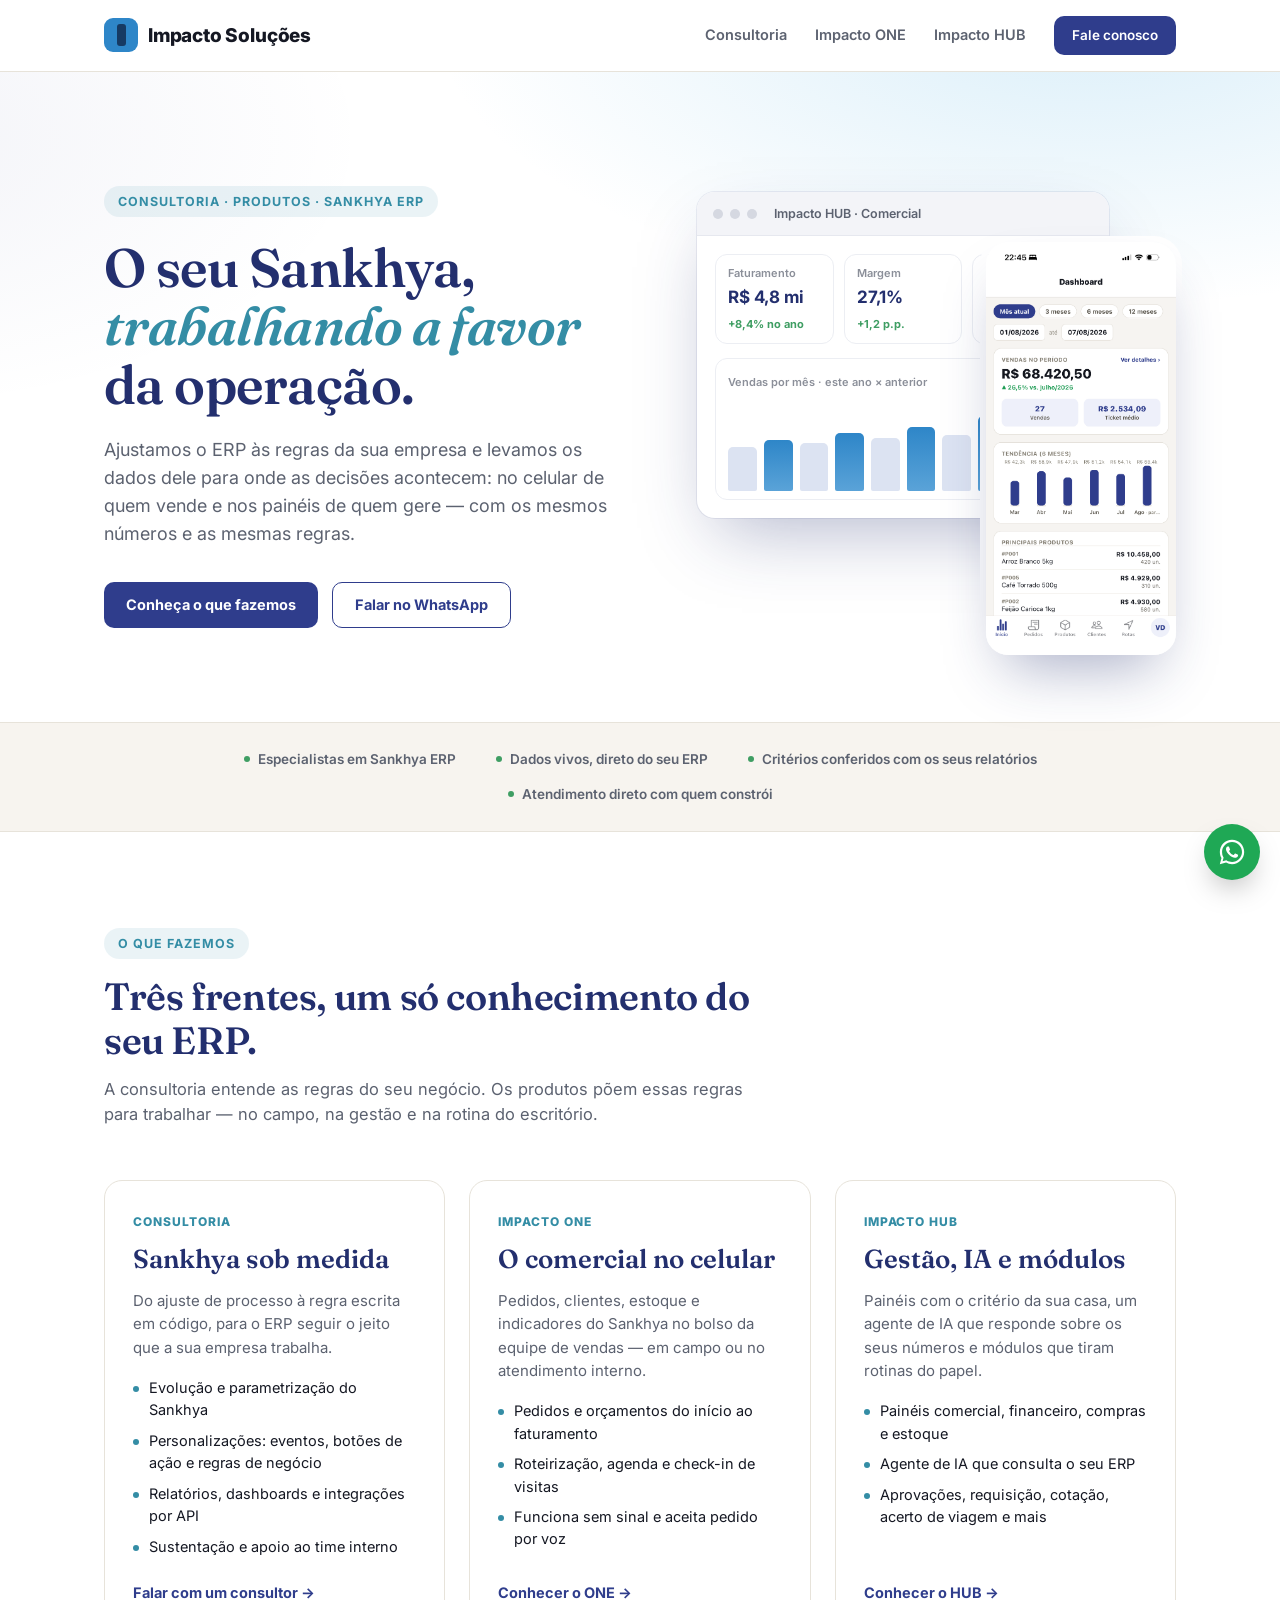
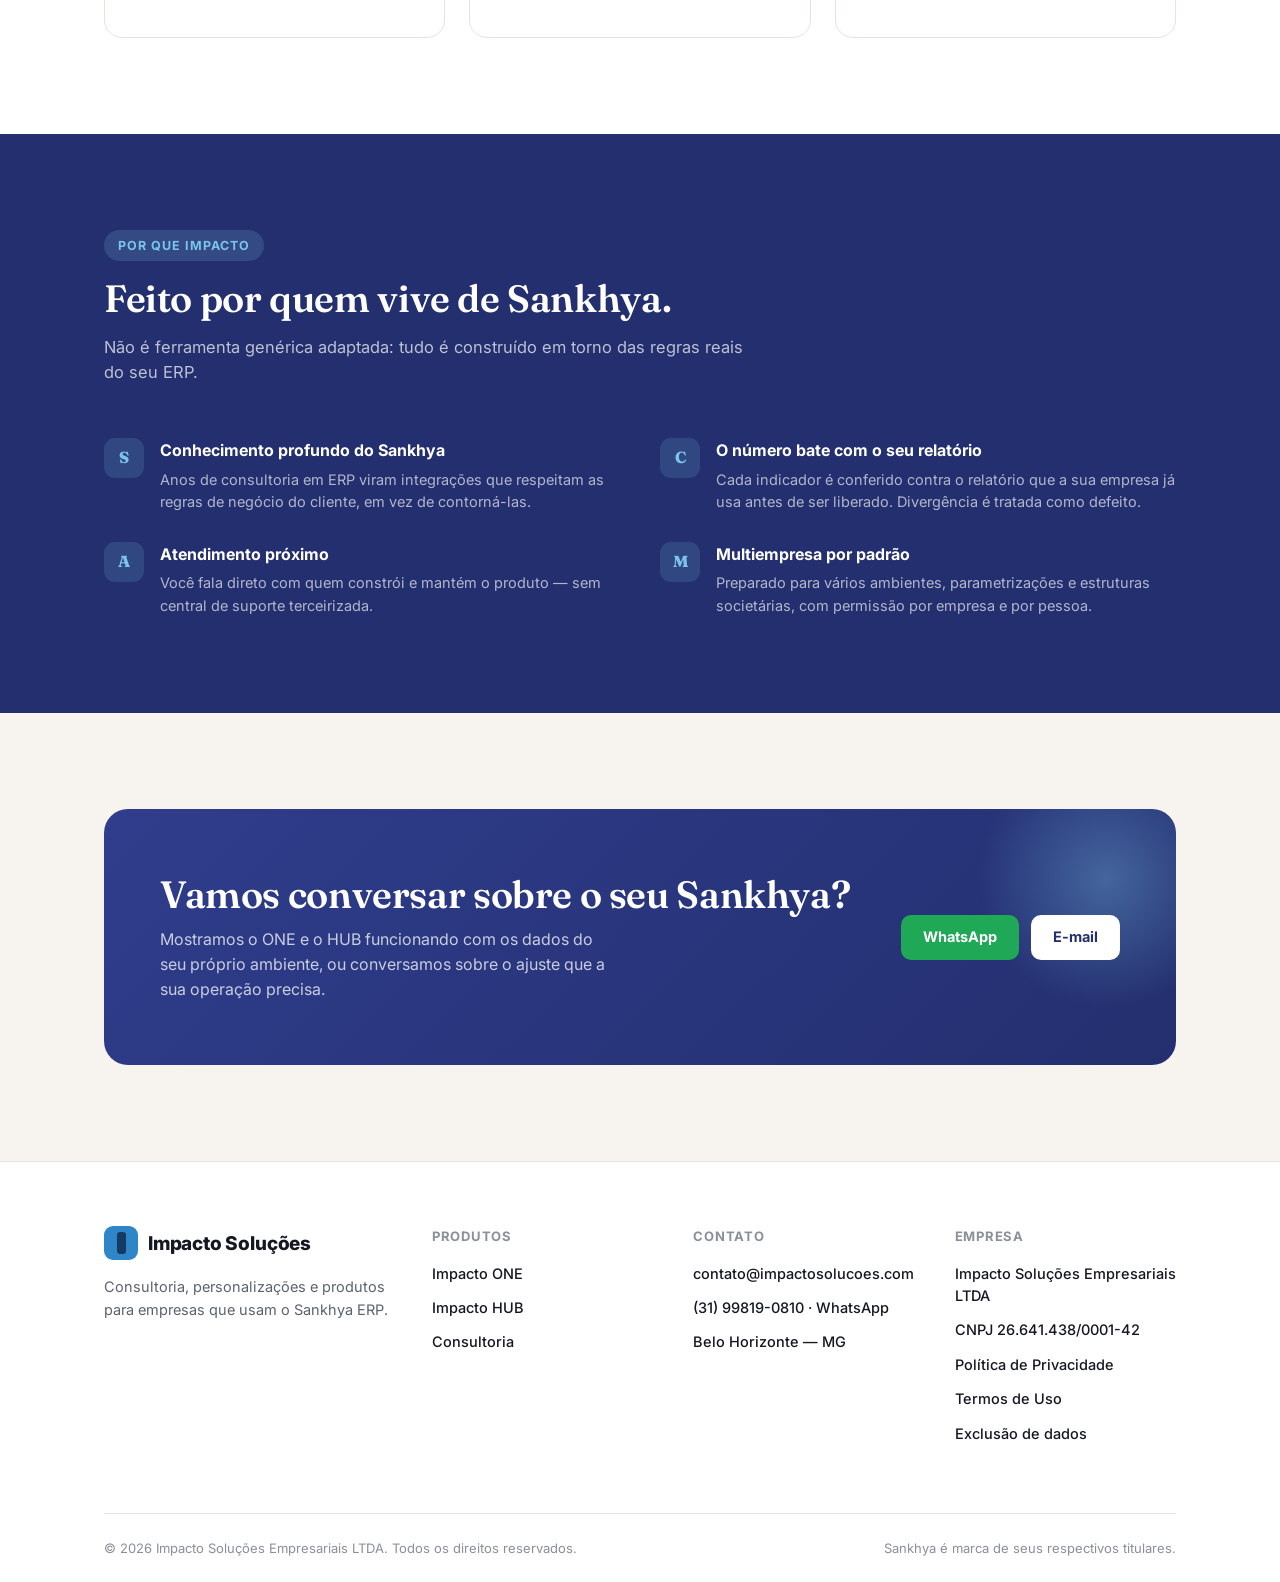
<file: index.html>
<!doctype html>
<html lang="pt-BR">
<head>
<meta charset="UTF-8" />
<meta name="viewport" content="width=device-width, initial-scale=1.0" />
<title>Impacto Soluções — Consultoria e produtos para quem usa Sankhya</title>
<meta name="description" content="A Impacto Soluções Empresariais faz consultoria e personalizações em Sankhya ERP e desenvolve o Impacto ONE (comercial no celular) e o Impacto HUB (painéis, agente de IA e módulos)." />
<link rel="icon" href="data:image/svg+xml,<svg xmlns=%22http://www.w3.org/2000/svg%22 width=%22100%22 height=%22100%22 viewBox=%220 0 100 100%22><rect width=%22100%22 height=%22100%22 rx=%2220%22 fill=%22%232E86C8%22/><rect x=%2238%22 y=%2215%22 width=%2224%22 height=%2270%22 rx=%227%22 fill=%22%23163A63%22/></svg>" />
<link rel="preconnect" href="https://fonts.googleapis.com">
<link rel="preconnect" href="https://fonts.gstatic.com" crossorigin>
<link href="https://fonts.googleapis.com/css2?family=Inter:wght@400;500;600;700;800&family=Fraunces:opsz,wght@9..144,500;9..144,600&display=swap" rel="stylesheet">
<link rel="stylesheet" href="/assets/site.css" />
</head>
<body>

<header>
  <div class="wrap">
    <a href="/" class="logo"><span class="mark"><span class="bar"></span></span>Impacto Soluções</a>
    <nav class="nav-links">
      <a href="/#consultoria">Consultoria</a>
      <a href="/one">Impacto ONE</a>
      <a href="/hub">Impacto HUB</a>
      <a href="#contato" class="btn">Fale conosco</a>
    </nav>
  </div>
</header>

<section class="hero">
  <div class="wrap hero-grid">
    <div>
      <span class="eyebrow">Consultoria · produtos · Sankhya ERP</span>
      <h1>O seu Sankhya, <em>trabalhando a favor</em> da operação.</h1>
      <p class="lead">Ajustamos o ERP às regras da sua empresa e levamos os dados dele para onde as decisões acontecem: no celular de quem vende e nos painéis de quem gere — com os mesmos números e as mesmas regras.</p>
      <div class="hero-actions">
        <a href="#frentes" class="btn">Conheça o que fazemos</a>
        <a href="https://wa.me/5531998190810?text=Ol%C3%A1!%20Vim%20pelo%20site%20da%20Impacto." class="btn ghost" target="_blank" rel="noopener">Falar no WhatsApp</a>
      </div>
    </div>
    <div class="combo" aria-hidden="true">
      <div class="hub-window">
        <div class="hw-bar"><i></i><i></i><i></i><b>Impacto HUB · Comercial</b></div>
        <div class="hw-body">
          <div class="hw-kpis">
            <div><small>Faturamento</small><strong>R$ 4,8 mi</strong><em>+8,4% no ano</em></div>
            <div><small>Margem</small><strong>27,1%</strong><em>+1,2 p.p.</em></div>
            <div><small>Ticket médio</small><strong>R$ 3.420</strong><em class="down">−2,1%</em></div>
          </div>
          <div class="hw-chart">
            <small>Vendas por mês · este ano × anterior</small>
            <div class="hw-bars">
              <span class="prev" style="height:48%"></span><span style="height:55%"></span>
              <span class="prev" style="height:52%"></span><span style="height:63%"></span>
              <span class="prev" style="height:58%"></span><span style="height:70%"></span>
              <span class="prev" style="height:61%"></span><span style="height:82%"></span>
              <span class="prev" style="height:66%"></span><span style="height:91%"></span>
            </div>
          </div>
        </div>
      </div>
      <img class="phone" src="/assets/dashboard.png" alt="" />
    </div>
  </div>
</section>

<div class="trust">
  <div class="wrap">
    <span>Especialistas em Sankhya ERP</span>
    <span>Dados vivos, direto do seu ERP</span>
    <span>Critérios conferidos com os seus relatórios</span>
    <span>Atendimento direto com quem constrói</span>
  </div>
</div>

<section id="frentes">
  <div class="wrap">
    <div class="section-head">
      <span class="eyebrow">O que fazemos</span>
      <h2>Três frentes, um só conhecimento do seu ERP.</h2>
      <p>A consultoria entende as regras do seu negócio. Os produtos põem essas regras para trabalhar — no campo, na gestão e na rotina do escritório.</p>
    </div>
    <div class="pillars">
      <div class="pillar" id="consultoria">
        <span class="tag">Consultoria</span>
        <h3>Sankhya sob medida</h3>
        <p>Do ajuste de processo à regra escrita em código, para o ERP seguir o jeito que a sua empresa trabalha.</p>
        <ul>
          <li>Evolução e parametrização do Sankhya</li>
          <li>Personalizações: eventos, botões de ação e regras de negócio</li>
          <li>Relatórios, dashboards e integrações por API</li>
          <li>Sustentação e apoio ao time interno</li>
        </ul>
        <a href="#contato" class="more">Falar com um consultor</a>
      </div>
      <div class="pillar">
        <span class="tag">Impacto ONE</span>
        <h3>O comercial no celular</h3>
        <p>Pedidos, clientes, estoque e indicadores do Sankhya no bolso da equipe de vendas — em campo ou no atendimento interno.</p>
        <ul>
          <li>Pedidos e orçamentos do início ao faturamento</li>
          <li>Roteirização, agenda e check-in de visitas</li>
          <li>Funciona sem sinal e aceita pedido por voz</li>
        </ul>
        <a href="/one" class="more">Conhecer o ONE</a>
      </div>
      <div class="pillar">
        <span class="tag">Impacto HUB</span>
        <h3>Gestão, IA e módulos</h3>
        <p>Painéis com o critério da sua casa, um agente de IA que responde sobre os seus números e módulos que tiram rotinas do papel.</p>
        <ul>
          <li>Painéis comercial, financeiro, compras e estoque</li>
          <li>Agente de IA que consulta o seu ERP</li>
          <li>Aprovações, requisição, cotação, acerto de viagem e mais</li>
        </ul>
        <a href="/hub" class="more">Conhecer o HUB</a>
      </div>
    </div>
  </div>
</section>

<section id="diferenciais" class="dif-section">
  <div class="wrap">
    <div class="section-head">
      <span class="eyebrow">Por que Impacto</span>
      <h2>Feito por quem vive de Sankhya.</h2>
      <p>Não é ferramenta genérica adaptada: tudo é construído em torno das regras reais do seu ERP.</p>
    </div>
    <div class="dif-grid">
      <div class="dif-item">
        <div class="ic">S</div>
        <div>
          <h4>Conhecimento profundo do Sankhya</h4>
          <p>Anos de consultoria em ERP viram integrações que respeitam as regras de negócio do cliente, em vez de contorná-las.</p>
        </div>
      </div>
      <div class="dif-item">
        <div class="ic">C</div>
        <div>
          <h4>O número bate com o seu relatório</h4>
          <p>Cada indicador é conferido contra o relatório que a sua empresa já usa antes de ser liberado. Divergência é tratada como defeito.</p>
        </div>
      </div>
      <div class="dif-item">
        <div class="ic">A</div>
        <div>
          <h4>Atendimento próximo</h4>
          <p>Você fala direto com quem constrói e mantém o produto — sem central de suporte terceirizada.</p>
        </div>
      </div>
      <div class="dif-item">
        <div class="ic">M</div>
        <div>
          <h4>Multiempresa por padrão</h4>
          <p>Preparado para vários ambientes, parametrizações e estruturas societárias, com permissão por empresa e por pessoa.</p>
        </div>
      </div>
    </div>
  </div>
</section>

<section class="cta">
  <div class="wrap">
    <div class="cta-box">
      <div>
        <h2>Vamos conversar sobre o seu Sankhya?</h2>
        <p>Mostramos o ONE e o HUB funcionando com os dados do seu próprio ambiente, ou conversamos sobre o ajuste que a sua operação precisa.</p>
      </div>
      <div class="cta-actions">
        <a href="https://wa.me/5531998190810?text=Ol%C3%A1!%20Vim%20pelo%20site%20da%20Impacto." class="btn whats" target="_blank" rel="noopener">WhatsApp</a>
        <a href="mailto:contato@impactosolucoes.com?subject=Quero%20conhecer%20a%20Impacto" class="btn light">E-mail</a>
      </div>
    </div>
  </div>
</section>

<footer id="contato">
  <div class="wrap">
    <div class="foot-grid">
      <div class="foot-brand">
        <a href="/" class="logo"><span class="mark"><span class="bar"></span></span>Impacto Soluções</a>
        <p>Consultoria, personalizações e produtos para empresas que usam o Sankhya ERP.</p>
      </div>
      <div class="foot-col">
        <h5>Produtos</h5>
        <a href="/one">Impacto ONE</a>
        <a href="/hub">Impacto HUB</a>
        <a href="/#consultoria">Consultoria</a>
      </div>
      <div class="foot-col">
        <h5>Contato</h5>
        <a href="mailto:contato@impactosolucoes.com">contato@impactosolucoes.com</a>
        <a href="https://wa.me/5531998190810" target="_blank" rel="noopener">(31) 99819-0810 · WhatsApp</a>
        <span class="row">Belo Horizonte — MG</span>
      </div>
      <div class="foot-col">
        <h5>Empresa</h5>
        <span class="row">Impacto Soluções Empresariais LTDA</span>
        <span class="row">CNPJ 26.641.438/0001-42</span>
        <a href="/privacidade">Política de Privacidade</a>
        <a href="/termos">Termos de Uso</a>
        <a href="/exclusao-de-dados">Exclusão de dados</a>
      </div>
    </div>
    <div class="foot-bottom">
      <p>© 2026 Impacto Soluções Empresariais LTDA. Todos os direitos reservados.</p>
      <p>Sankhya é marca de seus respectivos titulares.</p>
    </div>
  </div>
</footer>

<a class="whats-float" href="https://wa.me/5531998190810?text=Ol%C3%A1!%20Vim%20pelo%20site%20da%20Impacto." target="_blank" rel="noopener" aria-label="Falar com a Impacto no WhatsApp">
  <img src="/assets/whatsapp.svg" alt="" />
</a>

</body>
</html>
</file>
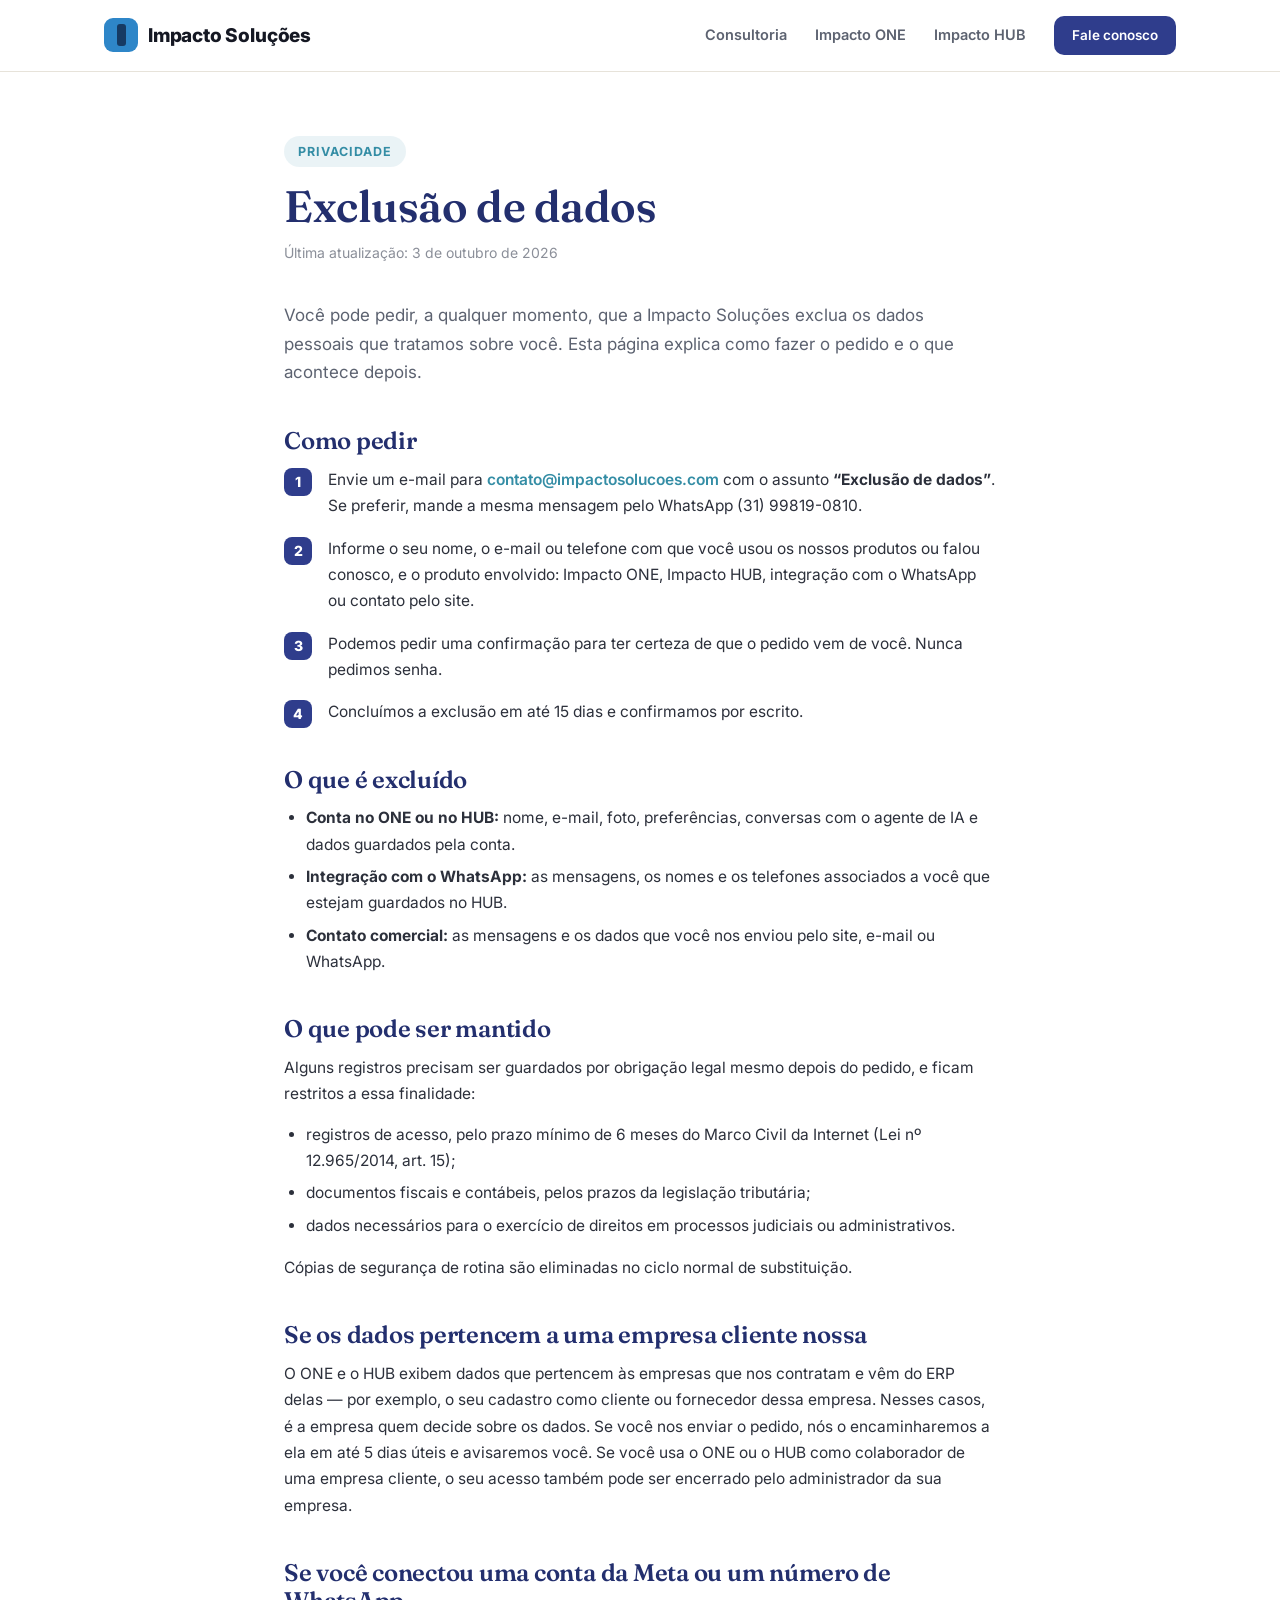
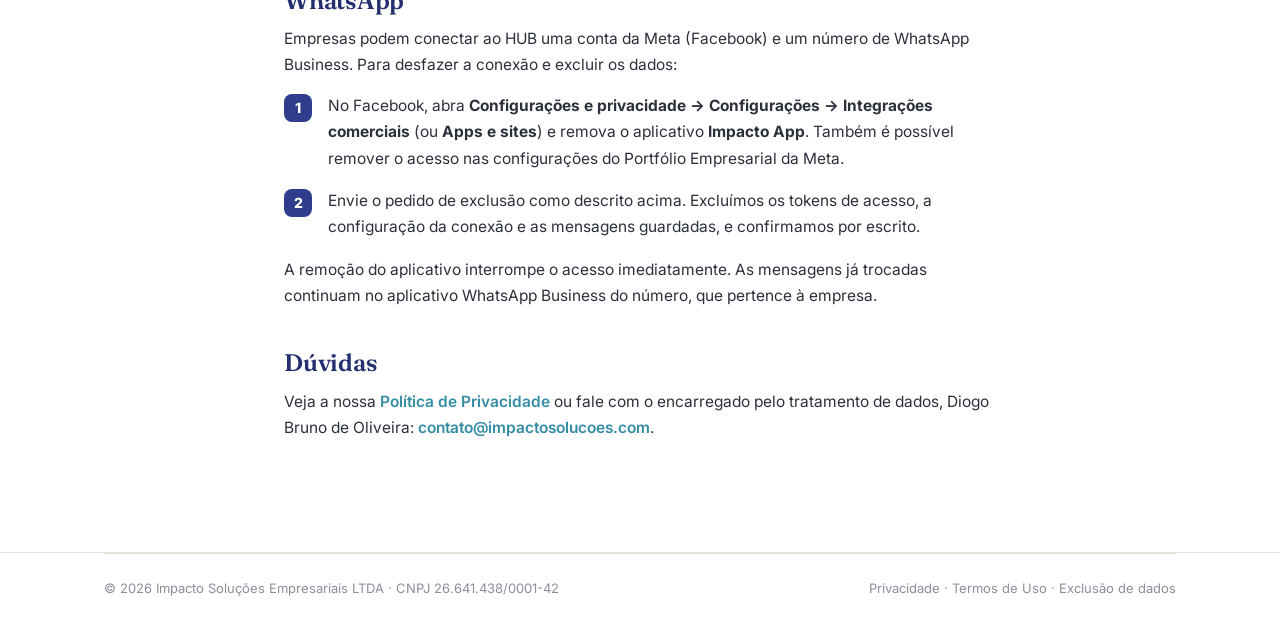
<file: exclusao-de-dados.html>
<!doctype html>
<html lang="pt-BR">
<head>
<meta charset="UTF-8" />
<meta name="viewport" content="width=device-width, initial-scale=1.0" />
<title>Exclusão de dados — Impacto Soluções</title>
<meta name="description" content="Como pedir a exclusão dos seus dados pessoais tratados pela Impacto Soluções no Impacto ONE, no Impacto HUB e nas integrações com o WhatsApp e a Meta." />
<link rel="icon" href="data:image/svg+xml,<svg xmlns=%22http://www.w3.org/2000/svg%22 width=%22100%22 height=%22100%22 viewBox=%220 0 100 100%22><rect width=%22100%22 height=%22100%22 rx=%2220%22 fill=%22%232E86C8%22/><rect x=%2238%22 y=%2215%22 width=%2224%22 height=%2270%22 rx=%227%22 fill=%22%23163A63%22/></svg>" />
<link rel="preconnect" href="https://fonts.googleapis.com">
<link rel="preconnect" href="https://fonts.gstatic.com" crossorigin>
<link href="https://fonts.googleapis.com/css2?family=Inter:wght@400;500;600;700;800&family=Fraunces:opsz,wght@9..144,500;9..144,600&display=swap" rel="stylesheet">
<link rel="stylesheet" href="/assets/site.css" />
</head>
<body>

<header>
  <div class="wrap">
    <a href="/" class="logo"><span class="mark"><span class="bar"></span></span>Impacto Soluções</a>
    <nav class="nav-links">
      <a href="/#consultoria">Consultoria</a>
      <a href="/one">Impacto ONE</a>
      <a href="/hub">Impacto HUB</a>
      <a href="/#contato" class="btn">Fale conosco</a>
    </nav>
  </div>
</header>

<main class="doc">
  <span class="eyebrow">Privacidade</span>
  <h1>Exclusão de dados</h1>
  <p class="updated">Última atualização: 3 de outubro de 2026</p>

  <p class="intro">Você pode pedir, a qualquer momento, que a Impacto Soluções exclua os dados pessoais que tratamos sobre você. Esta página explica como fazer o pedido e o que acontece depois.</p>

  <h2>Como pedir</h2>
  <ol class="steps">
    <li>Envie um e-mail para <a href="mailto:contato@impactosolucoes.com?subject=Exclus%C3%A3o%20de%20dados">contato@impactosolucoes.com</a> com o assunto <strong>“Exclusão de dados”</strong>. Se preferir, mande a mesma mensagem pelo WhatsApp (31) 99819-0810.</li>
    <li>Informe o seu nome, o e-mail ou telefone com que você usou os nossos produtos ou falou conosco, e o produto envolvido: Impacto ONE, Impacto HUB, integração com o WhatsApp ou contato pelo site.</li>
    <li>Podemos pedir uma confirmação para ter certeza de que o pedido vem de você. Nunca pedimos senha.</li>
    <li>Concluímos a exclusão em até 15 dias e confirmamos por escrito.</li>
  </ol>

  <h2>O que é excluído</h2>
  <ul>
    <li><strong>Conta no ONE ou no HUB:</strong> nome, e-mail, foto, preferências, conversas com o agente de IA e dados guardados pela conta.</li>
    <li><strong>Integração com o WhatsApp:</strong> as mensagens, os nomes e os telefones associados a você que estejam guardados no HUB.</li>
    <li><strong>Contato comercial:</strong> as mensagens e os dados que você nos enviou pelo site, e-mail ou WhatsApp.</li>
  </ul>

  <h2>O que pode ser mantido</h2>
  <p>Alguns registros precisam ser guardados por obrigação legal mesmo depois do pedido, e ficam restritos a essa finalidade:</p>
  <ul>
    <li>registros de acesso, pelo prazo mínimo de 6 meses do Marco Civil da Internet (Lei nº 12.965/2014, art. 15);</li>
    <li>documentos fiscais e contábeis, pelos prazos da legislação tributária;</li>
    <li>dados necessários para o exercício de direitos em processos judiciais ou administrativos.</li>
  </ul>
  <p>Cópias de segurança de rotina são eliminadas no ciclo normal de substituição.</p>

  <h2>Se os dados pertencem a uma empresa cliente nossa</h2>
  <p>O ONE e o HUB exibem dados que pertencem às empresas que nos contratam e vêm do ERP delas — por exemplo, o seu cadastro como cliente ou fornecedor dessa empresa. Nesses casos, é a empresa quem decide sobre os dados. Se você nos enviar o pedido, nós o encaminharemos a ela em até 5 dias úteis e avisaremos você. Se você usa o ONE ou o HUB como colaborador de uma empresa cliente, o seu acesso também pode ser encerrado pelo administrador da sua empresa.</p>

  <h2>Se você conectou uma conta da Meta ou um número de WhatsApp</h2>
  <p>Empresas podem conectar ao HUB uma conta da Meta (Facebook) e um número de WhatsApp Business. Para desfazer a conexão e excluir os dados:</p>
  <ol class="steps">
    <li>No Facebook, abra <strong>Configurações e privacidade → Configurações → Integrações comerciais</strong> (ou <strong>Apps e sites</strong>) e remova o aplicativo <strong>Impacto App</strong>. Também é possível remover o acesso nas configurações do Portfólio Empresarial da Meta.</li>
    <li>Envie o pedido de exclusão como descrito acima. Excluímos os tokens de acesso, a configuração da conexão e as mensagens guardadas, e confirmamos por escrito.</li>
  </ol>
  <p>A remoção do aplicativo interrompe o acesso imediatamente. As mensagens já trocadas continuam no aplicativo WhatsApp Business do número, que pertence à empresa.</p>

  <h2>Dúvidas</h2>
  <p>Veja a nossa <a href="/privacidade">Política de Privacidade</a> ou fale com o encarregado pelo tratamento de dados, Diogo Bruno de Oliveira: <a href="mailto:contato@impactosolucoes.com?subject=Privacidade">contato@impactosolucoes.com</a>.</p>
</main>

<footer>
  <div class="wrap">
    <div class="foot-bottom">
      <p>© 2026 Impacto Soluções Empresariais LTDA · CNPJ 26.641.438/0001-42</p>
      <p><a href="/privacidade">Privacidade</a> · <a href="/termos">Termos de Uso</a> · <a href="/exclusao-de-dados">Exclusão de dados</a></p>
    </div>
  </div>
</footer>

</body>
</html>
</file>
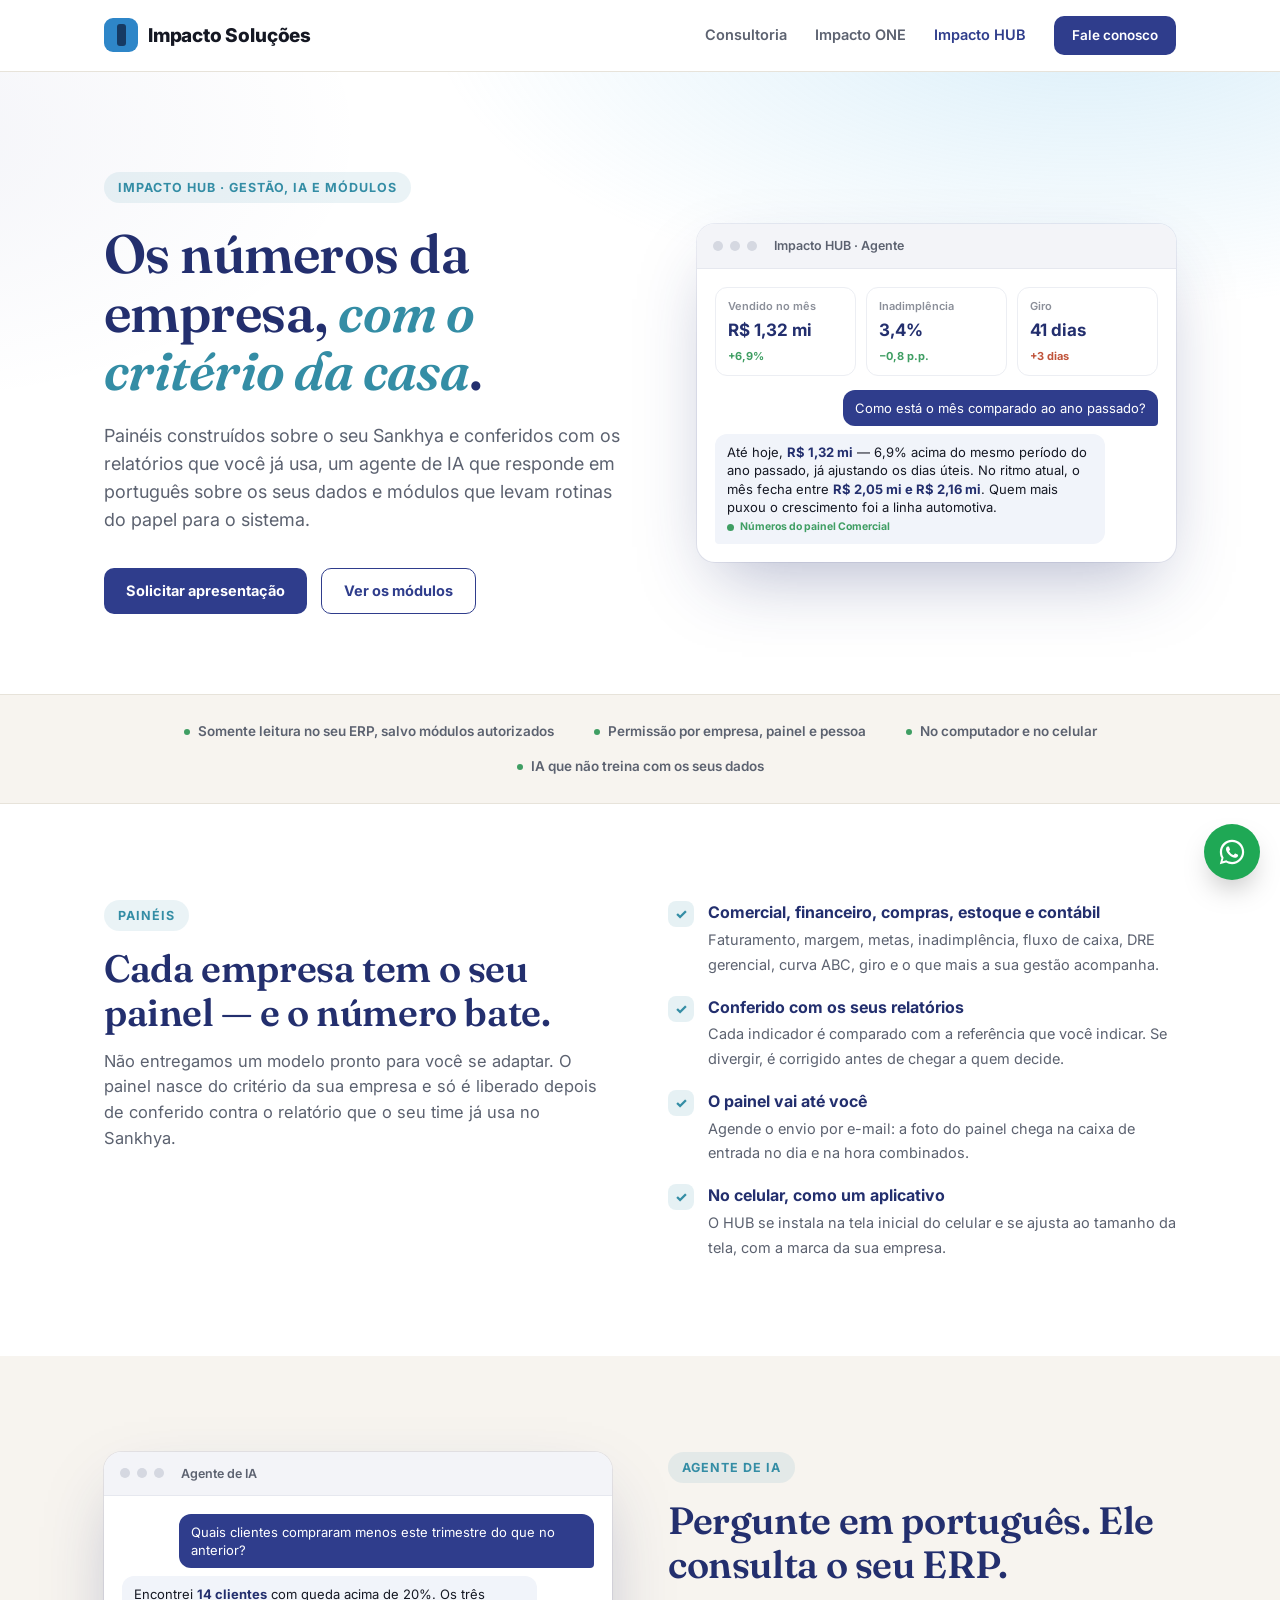
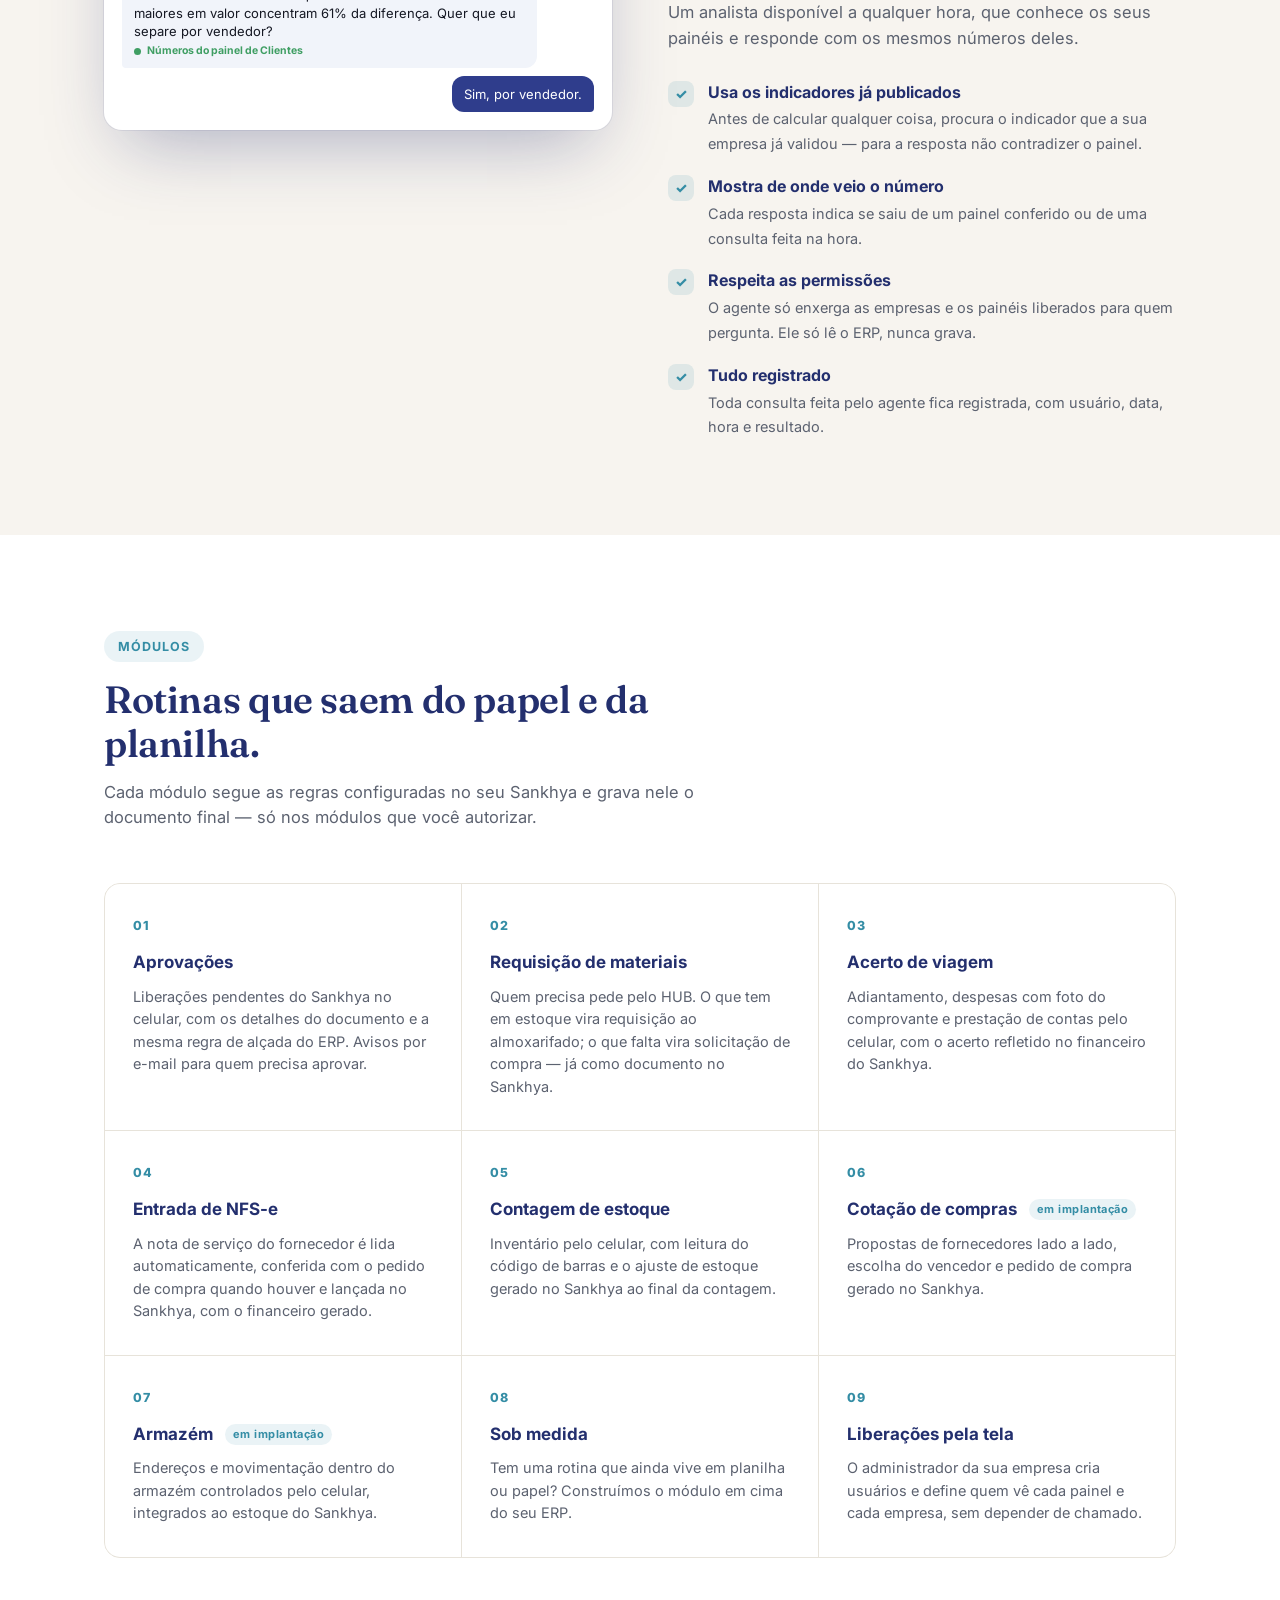
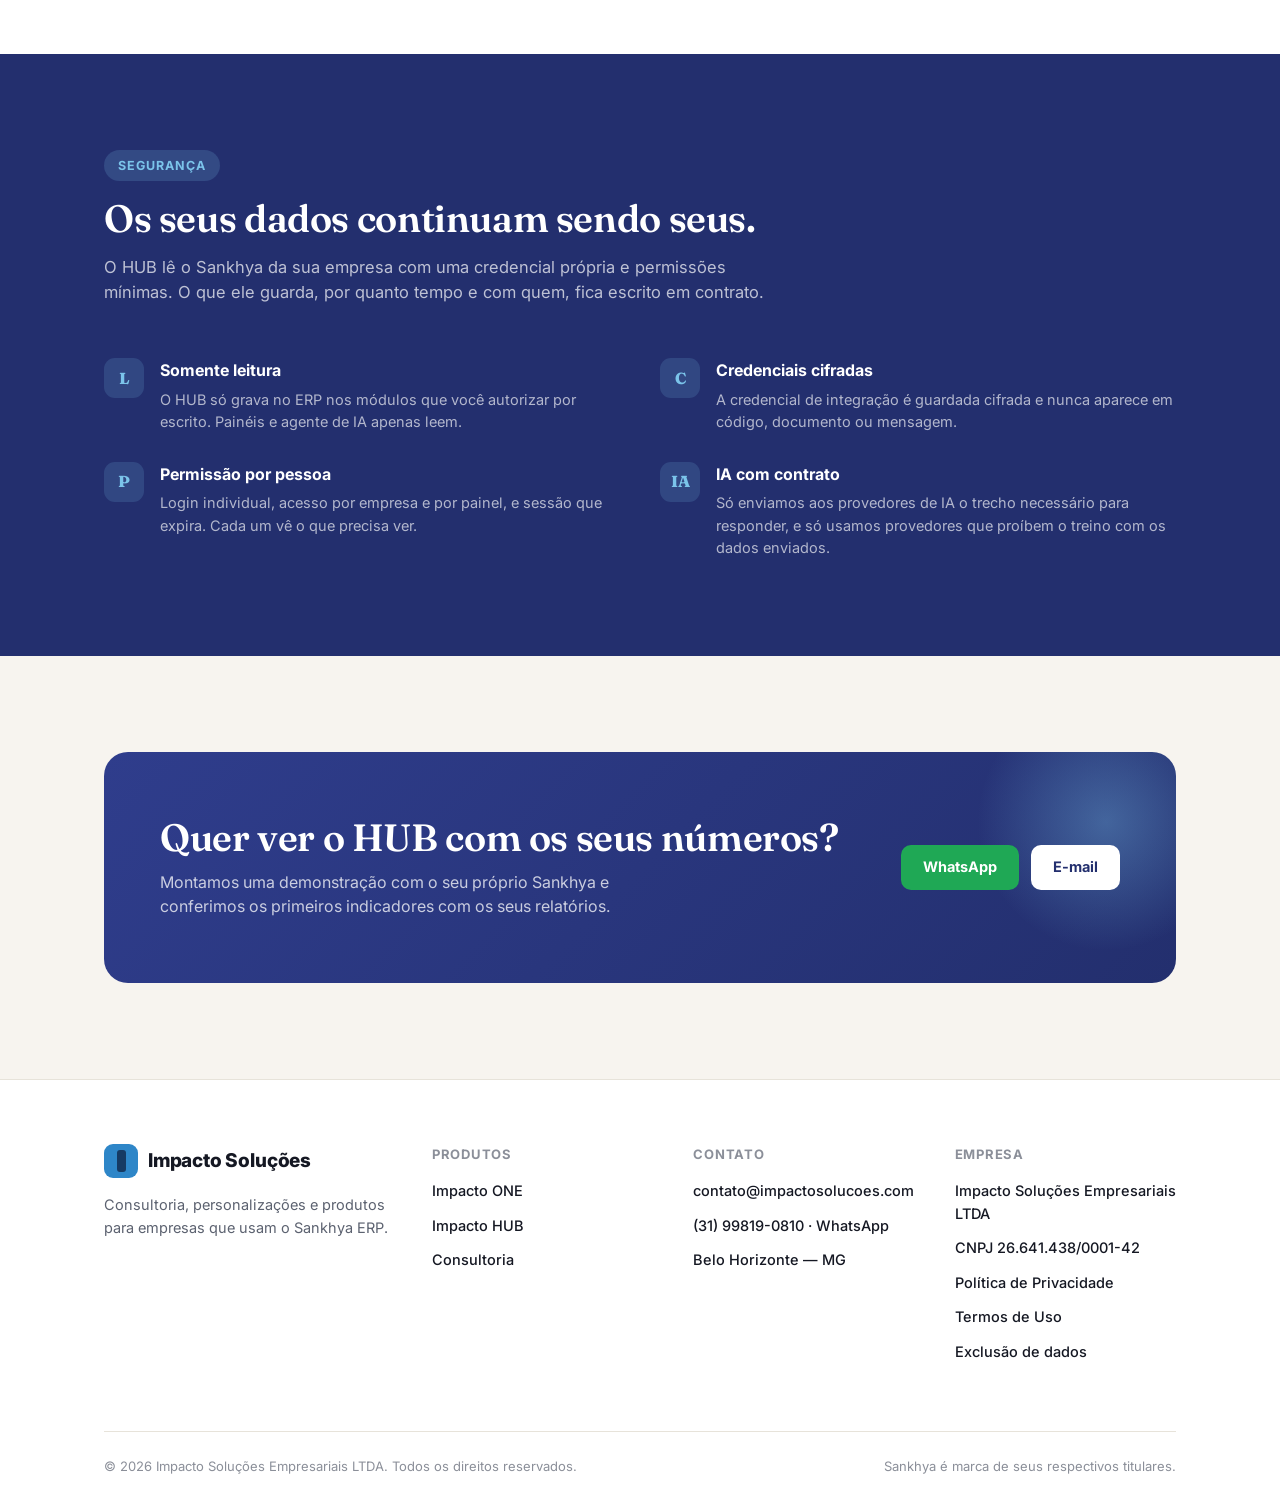
<file: hub.html>
<!doctype html>
<html lang="pt-BR">
<head>
<meta charset="UTF-8" />
<meta name="viewport" content="width=device-width, initial-scale=1.0" />
<title>Impacto HUB — Painéis, agente de IA e módulos sobre o Sankhya</title>
<meta name="description" content="Impacto HUB: painéis conferidos com os relatórios da sua empresa, agente de IA que responde sobre os seus dados do Sankhya ERP e módulos como aprovações, requisição de materiais, acerto de viagem e entrada de NFS-e." />
<link rel="icon" href="data:image/svg+xml,<svg xmlns=%22http://www.w3.org/2000/svg%22 width=%22100%22 height=%22100%22 viewBox=%220 0 100 100%22><rect width=%22100%22 height=%22100%22 rx=%2220%22 fill=%22%232E86C8%22/><rect x=%2238%22 y=%2215%22 width=%2224%22 height=%2270%22 rx=%227%22 fill=%22%23163A63%22/></svg>" />
<link rel="preconnect" href="https://fonts.googleapis.com">
<link rel="preconnect" href="https://fonts.gstatic.com" crossorigin>
<link href="https://fonts.googleapis.com/css2?family=Inter:wght@400;500;600;700;800&family=Fraunces:opsz,wght@9..144,500;9..144,600&display=swap" rel="stylesheet">
<link rel="stylesheet" href="/assets/site.css" />
<style>
  .tag-soon{display:inline-block;margin-left:8px;font-size:11px;font-weight:700;letter-spacing:.04em;color:var(--teal);background:rgba(52,141,165,.1);padding:2px 8px;border-radius:999px;vertical-align:2px;}
  .agent-section{background:var(--cream);}
</style>
</head>
<body>

<header>
  <div class="wrap">
    <a href="/" class="logo"><span class="mark"><span class="bar"></span></span>Impacto Soluções</a>
    <nav class="nav-links">
      <a href="/#consultoria">Consultoria</a>
      <a href="/one">Impacto ONE</a>
      <a href="/hub" aria-current="page">Impacto HUB</a>
      <a href="#contato" class="btn">Fale conosco</a>
    </nav>
  </div>
</header>

<section class="hero">
  <div class="wrap hero-grid">
    <div>
      <span class="eyebrow">Impacto HUB · gestão, IA e módulos</span>
      <h1>Os números da empresa, <em>com o critério da casa</em>.</h1>
      <p class="lead">Painéis construídos sobre o seu Sankhya e conferidos com os relatórios que você já usa, um agente de IA que responde em português sobre os seus dados e módulos que levam rotinas do papel para o sistema.</p>
      <div class="hero-actions">
        <a href="#contato" class="btn">Solicitar apresentação</a>
        <a href="#modulos" class="btn ghost">Ver os módulos</a>
      </div>
    </div>
    <div aria-hidden="true">
      <div class="hub-window">
        <div class="hw-bar"><i></i><i></i><i></i><b>Impacto HUB · Agente</b></div>
        <div class="hw-body">
          <div class="hw-kpis">
            <div><small>Vendido no mês</small><strong>R$ 1,32 mi</strong><em>+6,9%</em></div>
            <div><small>Inadimplência</small><strong>3,4%</strong><em>−0,8 p.p.</em></div>
            <div><small>Giro</small><strong>41 dias</strong><em class="down">+3 dias</em></div>
          </div>
          <div class="hw-chat">
            <p class="q">Como está o mês comparado ao ano passado?</p>
            <p class="a">Até hoje, <b>R$ 1,32 mi</b> — 6,9% acima do mesmo período do ano passado, já ajustando os dias úteis. No ritmo atual, o mês fecha entre <b>R$ 2,05 mi e R$ 2,16 mi</b>. Quem mais puxou o crescimento foi a linha automotiva.<br><span class="hw-seal">Números do painel Comercial</span></p>
          </div>
        </div>
      </div>
    </div>
  </div>
</section>

<div class="trust">
  <div class="wrap">
    <span>Somente leitura no seu ERP, salvo módulos autorizados</span>
    <span>Permissão por empresa, painel e pessoa</span>
    <span>No computador e no celular</span>
    <span>IA que não treina com os seus dados</span>
  </div>
</div>

<section id="paineis">
  <div class="wrap split">
    <div class="section-head" style="margin-bottom:0;">
      <span class="eyebrow">Painéis</span>
      <h2>Cada empresa tem o seu painel — e o número bate.</h2>
      <p>Não entregamos um modelo pronto para você se adaptar. O painel nasce do critério da sua empresa e só é liberado depois de conferido contra o relatório que o seu time já usa no Sankhya.</p>
    </div>
    <ul class="checklist">
      <li><div><b>Comercial, financeiro, compras, estoque e contábil</b><span>Faturamento, margem, metas, inadimplência, fluxo de caixa, DRE gerencial, curva ABC, giro e o que mais a sua gestão acompanha.</span></div></li>
      <li><div><b>Conferido com os seus relatórios</b><span>Cada indicador é comparado com a referência que você indicar. Se divergir, é corrigido antes de chegar a quem decide.</span></div></li>
      <li><div><b>O painel vai até você</b><span>Agende o envio por e-mail: a foto do painel chega na caixa de entrada no dia e na hora combinados.</span></div></li>
      <li><div><b>No celular, como um aplicativo</b><span>O HUB se instala na tela inicial do celular e se ajusta ao tamanho da tela, com a marca da sua empresa.</span></div></li>
    </ul>
  </div>
</section>

<section class="agent-section">
  <div class="wrap split">
    <div aria-hidden="true">
      <div class="hub-window">
        <div class="hw-bar"><i></i><i></i><i></i><b>Agente de IA</b></div>
        <div class="hw-body">
          <div class="hw-chat">
            <p class="q">Quais clientes compraram menos este trimestre do que no anterior?</p>
            <p class="a">Encontrei <b>14 clientes</b> com queda acima de 20%. Os três maiores em valor concentram 61% da diferença. Quer que eu separe por vendedor?<br><span class="hw-seal">Números do painel de Clientes</span></p>
            <p class="q">Sim, por vendedor.</p>
          </div>
        </div>
      </div>
    </div>
    <div>
      <div class="section-head" style="margin-bottom:28px;">
        <span class="eyebrow">Agente de IA</span>
        <h2>Pergunte em português. Ele consulta o seu ERP.</h2>
        <p>Um analista disponível a qualquer hora, que conhece os seus painéis e responde com os mesmos números deles.</p>
      </div>
      <ul class="checklist">
        <li><div><b>Usa os indicadores já publicados</b><span>Antes de calcular qualquer coisa, procura o indicador que a sua empresa já validou — para a resposta não contradizer o painel.</span></div></li>
        <li><div><b>Mostra de onde veio o número</b><span>Cada resposta indica se saiu de um painel conferido ou de uma consulta feita na hora.</span></div></li>
        <li><div><b>Respeita as permissões</b><span>O agente só enxerga as empresas e os painéis liberados para quem pergunta. Ele só lê o ERP, nunca grava.</span></div></li>
        <li><div><b>Tudo registrado</b><span>Toda consulta feita pelo agente fica registrada, com usuário, data, hora e resultado.</span></div></li>
      </ul>
    </div>
  </div>
</section>

<section id="modulos">
  <div class="wrap">
    <div class="section-head">
      <span class="eyebrow">Módulos</span>
      <h2>Rotinas que saem do papel e da planilha.</h2>
      <p>Cada módulo segue as regras configuradas no seu Sankhya e grava nele o documento final — só nos módulos que você autorizar.</p>
    </div>
    <div class="modules">
      <div class="module">
        <span class="num">01</span>
        <h3>Aprovações</h3>
        <p>Liberações pendentes do Sankhya no celular, com os detalhes do documento e a mesma regra de alçada do ERP. Avisos por e-mail para quem precisa aprovar.</p>
      </div>
      <div class="module">
        <span class="num">02</span>
        <h3>Requisição de materiais</h3>
        <p>Quem precisa pede pelo HUB. O que tem em estoque vira requisição ao almoxarifado; o que falta vira solicitação de compra — já como documento no Sankhya.</p>
      </div>
      <div class="module">
        <span class="num">03</span>
        <h3>Acerto de viagem</h3>
        <p>Adiantamento, despesas com foto do comprovante e prestação de contas pelo celular, com o acerto refletido no financeiro do Sankhya.</p>
      </div>
      <div class="module">
        <span class="num">04</span>
        <h3>Entrada de NFS-e</h3>
        <p>A nota de serviço do fornecedor é lida automaticamente, conferida com o pedido de compra quando houver e lançada no Sankhya, com o financeiro gerado.</p>
      </div>
      <div class="module">
        <span class="num">05</span>
        <h3>Contagem de estoque</h3>
        <p>Inventário pelo celular, com leitura do código de barras e o ajuste de estoque gerado no Sankhya ao final da contagem.</p>
      </div>
      <div class="module">
        <span class="num">06</span>
        <h3>Cotação de compras <span class="tag-soon">em implantação</span></h3>
        <p>Propostas de fornecedores lado a lado, escolha do vencedor e pedido de compra gerado no Sankhya.</p>
      </div>
      <div class="module">
        <span class="num">07</span>
        <h3>Armazém <span class="tag-soon">em implantação</span></h3>
        <p>Endereços e movimentação dentro do armazém controlados pelo celular, integrados ao estoque do Sankhya.</p>
      </div>
      <div class="module">
        <span class="num">08</span>
        <h3>Sob medida</h3>
        <p>Tem uma rotina que ainda vive em planilha ou papel? Construímos o módulo em cima do seu ERP.</p>
      </div>
      <div class="module">
        <span class="num">09</span>
        <h3>Liberações pela tela</h3>
        <p>O administrador da sua empresa cria usuários e define quem vê cada painel e cada empresa, sem depender de chamado.</p>
      </div>
    </div>
  </div>
</section>

<section class="dif-section">
  <div class="wrap">
    <div class="section-head">
      <span class="eyebrow">Segurança</span>
      <h2>Os seus dados continuam sendo seus.</h2>
      <p>O HUB lê o Sankhya da sua empresa com uma credencial própria e permissões mínimas. O que ele guarda, por quanto tempo e com quem, fica escrito em contrato.</p>
    </div>
    <div class="dif-grid">
      <div class="dif-item">
        <div class="ic">L</div>
        <div>
          <h4>Somente leitura</h4>
          <p>O HUB só grava no ERP nos módulos que você autorizar por escrito. Painéis e agente de IA apenas leem.</p>
        </div>
      </div>
      <div class="dif-item">
        <div class="ic">C</div>
        <div>
          <h4>Credenciais cifradas</h4>
          <p>A credencial de integração é guardada cifrada e nunca aparece em código, documento ou mensagem.</p>
        </div>
      </div>
      <div class="dif-item">
        <div class="ic">P</div>
        <div>
          <h4>Permissão por pessoa</h4>
          <p>Login individual, acesso por empresa e por painel, e sessão que expira. Cada um vê o que precisa ver.</p>
        </div>
      </div>
      <div class="dif-item">
        <div class="ic">IA</div>
        <div>
          <h4>IA com contrato</h4>
          <p>Só enviamos aos provedores de IA o trecho necessário para responder, e só usamos provedores que proíbem o treino com os dados enviados.</p>
        </div>
      </div>
    </div>
  </div>
</section>

<section class="cta">
  <div class="wrap">
    <div class="cta-box">
      <div>
        <h2>Quer ver o HUB com os seus números?</h2>
        <p>Montamos uma demonstração com o seu próprio Sankhya e conferimos os primeiros indicadores com os seus relatórios.</p>
      </div>
      <div class="cta-actions">
        <a href="https://wa.me/5531998190810?text=Ol%C3%A1!%20Quero%20conhecer%20o%20Impacto%20HUB." class="btn whats" target="_blank" rel="noopener">WhatsApp</a>
        <a href="mailto:contato@impactosolucoes.com?subject=Quero%20conhecer%20o%20Impacto%20HUB" class="btn light">E-mail</a>
      </div>
    </div>
  </div>
</section>

<footer id="contato">
  <div class="wrap">
    <div class="foot-grid">
      <div class="foot-brand">
        <a href="/" class="logo"><span class="mark"><span class="bar"></span></span>Impacto Soluções</a>
        <p>Consultoria, personalizações e produtos para empresas que usam o Sankhya ERP.</p>
      </div>
      <div class="foot-col">
        <h5>Produtos</h5>
        <a href="/one">Impacto ONE</a>
        <a href="/hub">Impacto HUB</a>
        <a href="/#consultoria">Consultoria</a>
      </div>
      <div class="foot-col">
        <h5>Contato</h5>
        <a href="mailto:contato@impactosolucoes.com">contato@impactosolucoes.com</a>
        <a href="https://wa.me/5531998190810" target="_blank" rel="noopener">(31) 99819-0810 · WhatsApp</a>
        <span class="row">Belo Horizonte — MG</span>
      </div>
      <div class="foot-col">
        <h5>Empresa</h5>
        <span class="row">Impacto Soluções Empresariais LTDA</span>
        <span class="row">CNPJ 26.641.438/0001-42</span>
        <a href="/privacidade">Política de Privacidade</a>
        <a href="/termos">Termos de Uso</a>
        <a href="/exclusao-de-dados">Exclusão de dados</a>
      </div>
    </div>
    <div class="foot-bottom">
      <p>© 2026 Impacto Soluções Empresariais LTDA. Todos os direitos reservados.</p>
      <p>Sankhya é marca de seus respectivos titulares.</p>
    </div>
  </div>
</footer>

<a class="whats-float" href="https://wa.me/5531998190810?text=Ol%C3%A1!%20Quero%20conhecer%20o%20Impacto%20HUB." target="_blank" rel="noopener" aria-label="Falar com a Impacto no WhatsApp"><img src="/assets/whatsapp.svg" alt="" /></a>

</body>
</html>
</file>
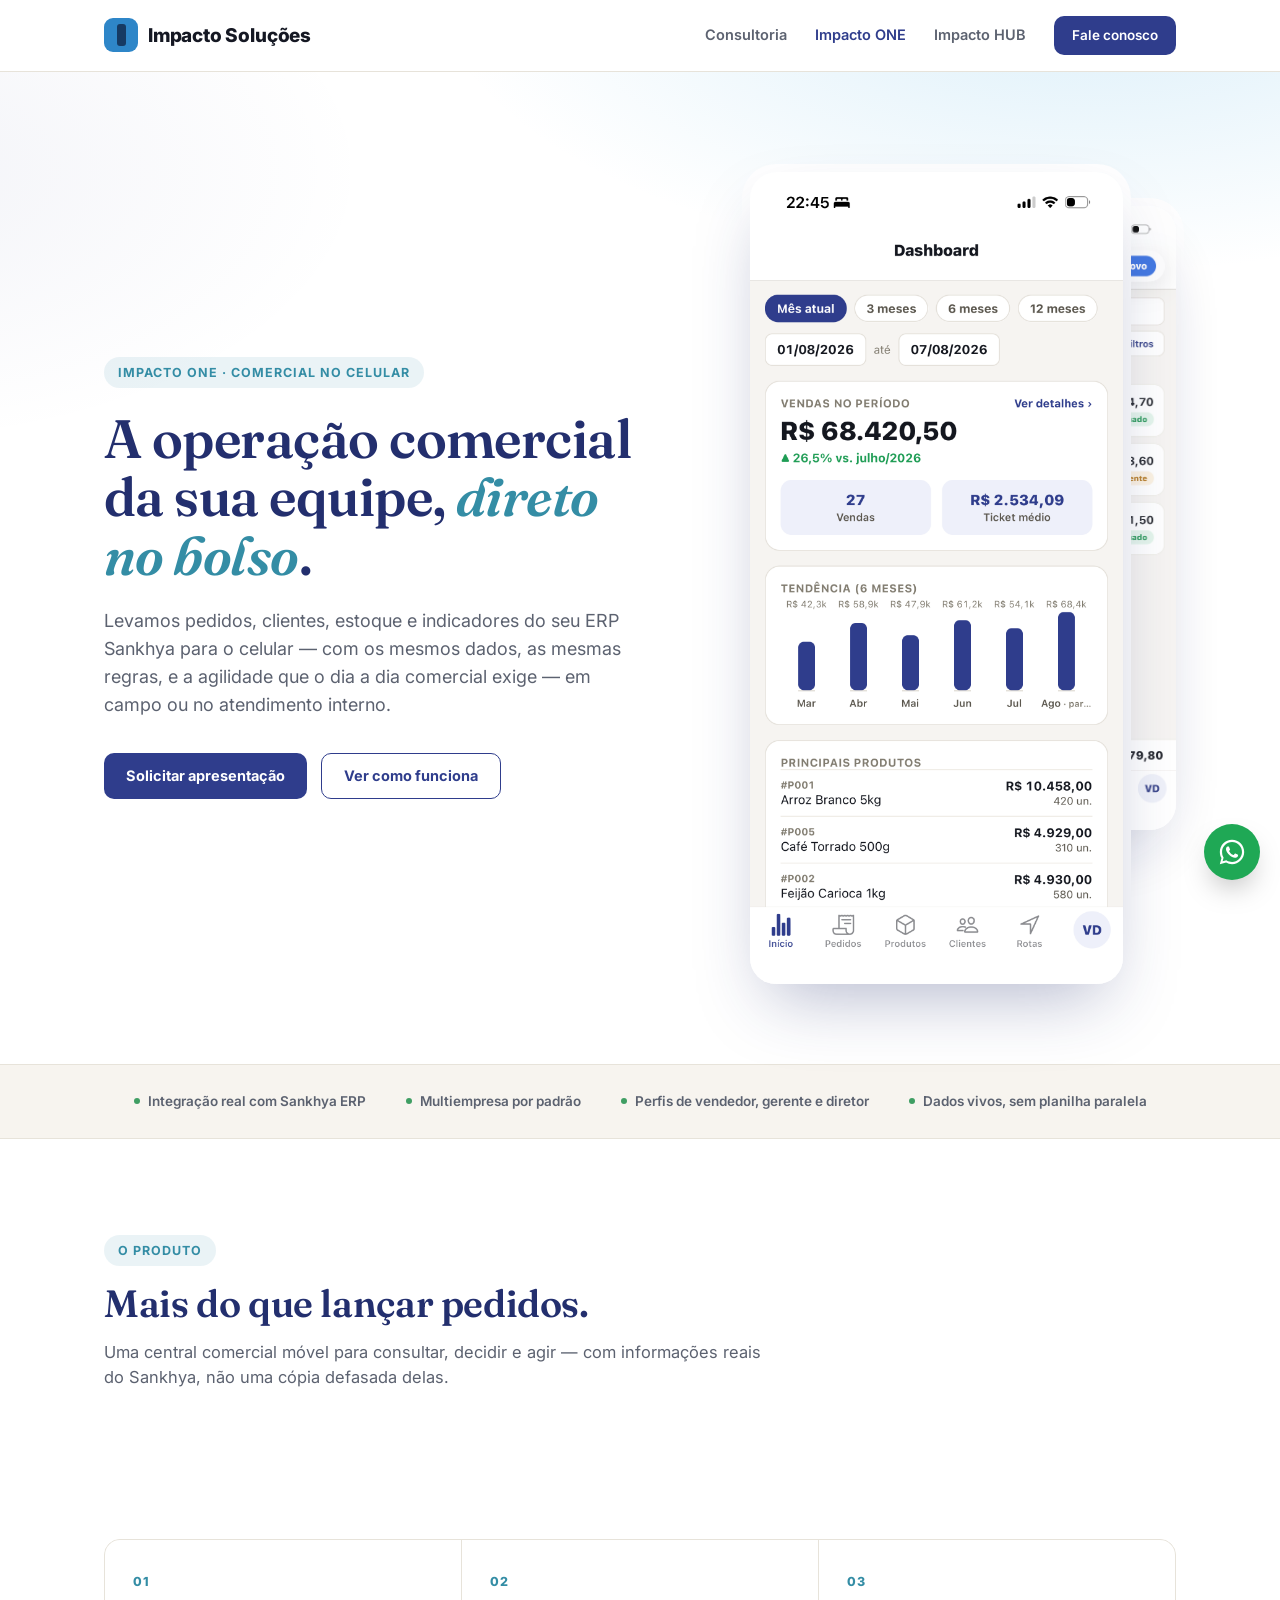
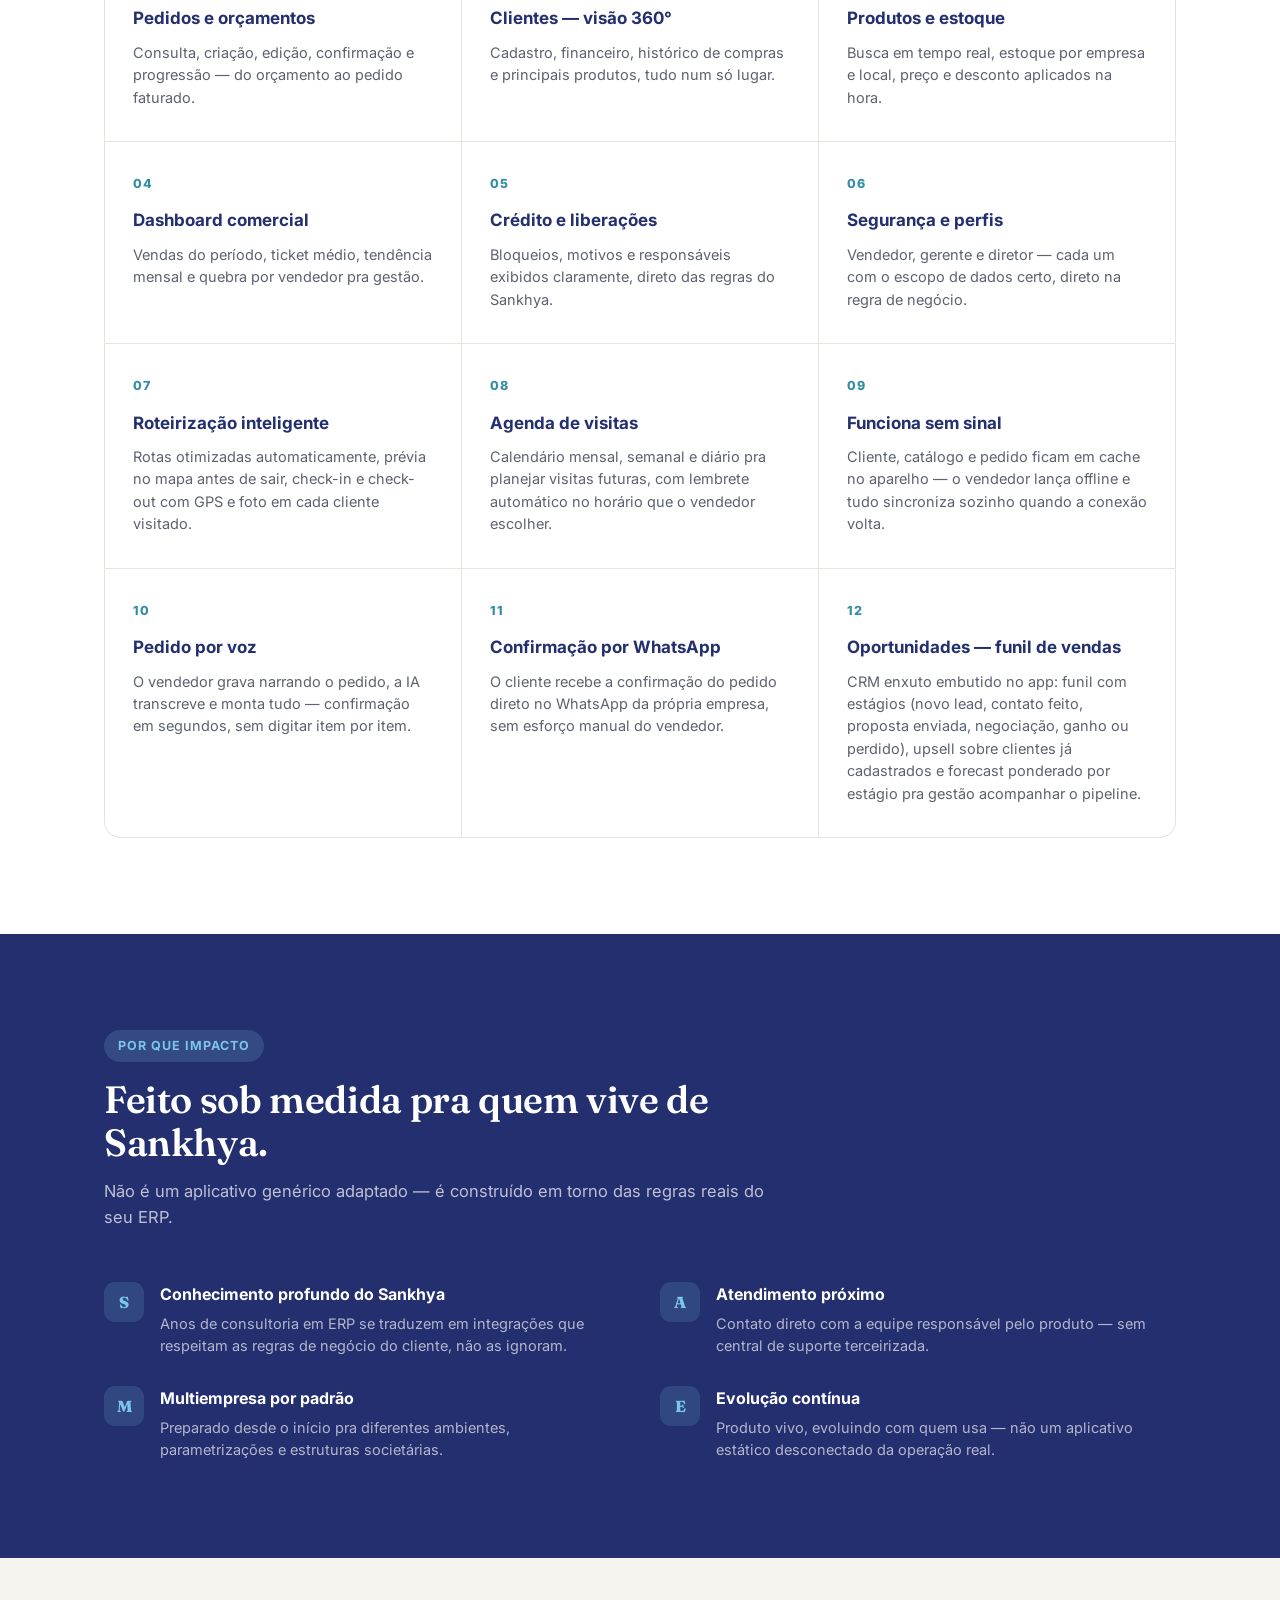
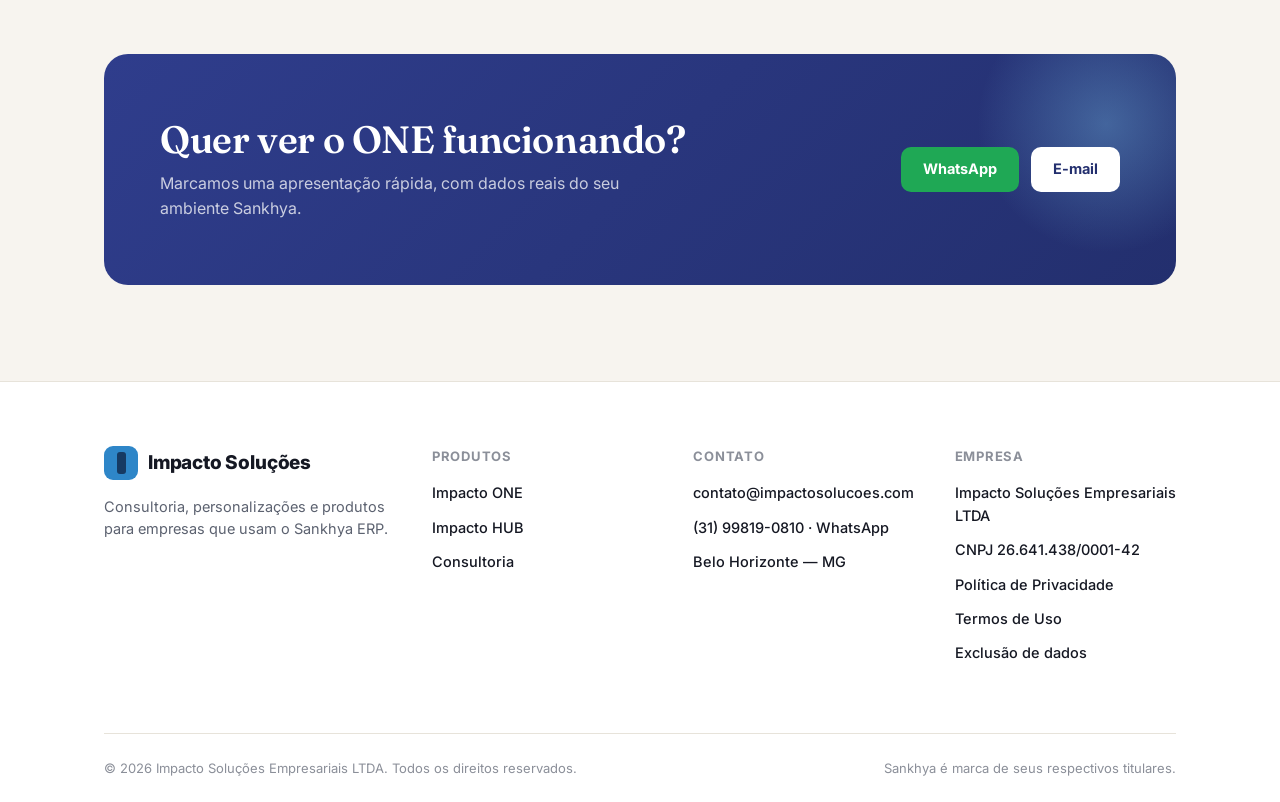
<file: one.html>
<!doctype html>
<html lang="pt-BR">
<head>
<meta charset="UTF-8" />
<meta name="viewport" content="width=device-width, initial-scale=1.0" />
<title>Impacto ONE — O comercial do Sankhya no celular</title>
<meta name="description" content="Impacto ONE: pedidos, clientes, estoque, rotas e indicadores do Sankhya ERP no celular da equipe comercial, com as mesmas regras do ERP." />
<link rel="icon" href="data:image/svg+xml,<svg xmlns=%22http://www.w3.org/2000/svg%22 viewBox=%220 0 100 100%22><rect width=%22100%22 height=%22100%22 rx=%2220%22 fill=%22%232E86C8%22/><rect x=%2238%22 y=%2215%22 width=%2224%22 height=%2270%22 rx=%227%22 fill=%22%23163A63%22/></svg>" />
<link rel="preconnect" href="https://fonts.googleapis.com">
<link rel="preconnect" href="https://fonts.gstatic.com" crossorigin>
<link href="https://fonts.googleapis.com/css2?family=Inter:wght@400;500;600;700;800&family=Fraunces:opsz,wght@9..144,500;9..144,600&display=swap" rel="stylesheet">
<link rel="stylesheet" href="/assets/site.css" />
</head>
<body>

<header>
  <div class="wrap">
    <a href="/" class="logo"><span class="mark"><span class="bar"></span></span>Impacto Soluções</a>
    <nav class="nav-links">
      <a href="/#consultoria">Consultoria</a>
      <a href="/one" aria-current="page">Impacto ONE</a>
      <a href="/hub">Impacto HUB</a>
      <a href="#contato" class="btn">Fale conosco</a>
    </nav>
  </div>
</header>

<section class="hero">
  <div class="wrap hero-grid">
    <div>
      <span class="eyebrow">Impacto ONE · comercial no celular</span>
      <h1>A operação comercial da sua equipe, <em>direto no bolso</em>.</h1>
      <p class="lead">Levamos pedidos, clientes, estoque e indicadores do seu ERP Sankhya para o celular — com os mesmos dados, as mesmas regras, e a agilidade que o dia a dia comercial exige — em campo ou no atendimento interno.</p>
      <div class="hero-actions">
        <a href="#contato" class="btn">Solicitar apresentação</a>
        <a href="#produto" class="btn ghost">Ver como funciona</a>
      </div>
    </div>
    <div class="phone-stack">
      <img class="back" src="/assets/pedidos.png" alt="Tela de pedidos do Impacto ONE" />
      <img class="front" src="/assets/dashboard.png" alt="Painel comercial do Impacto ONE" />
    </div>
  </div>
</section>

<div class="trust">
  <div class="wrap">
    <span>Integração real com Sankhya ERP</span>
    <span>Multiempresa por padrão</span>
    <span>Perfis de vendedor, gerente e diretor</span>
    <span>Dados vivos, sem planilha paralela</span>
  </div>
</div>

<section id="produto">
  <div class="wrap">
    <div class="section-head">
      <span class="eyebrow">O produto</span>
      <h2>Mais do que lançar pedidos.</h2>
      <p>Uma central comercial móvel para consultar, decidir e agir — com informações reais do Sankhya, não uma cópia defasada delas.</p>
    </div>
  </div>
</section>

<section id="modulos" style="padding-top:0;">
  <div class="wrap">
    <div class="modules">
      <div class="module">
        <span class="num">01</span>
        <h3>Pedidos e orçamentos</h3>
        <p>Consulta, criação, edição, confirmação e progressão — do orçamento ao pedido faturado.</p>
      </div>
      <div class="module">
        <span class="num">02</span>
        <h3>Clientes — visão 360°</h3>
        <p>Cadastro, financeiro, histórico de compras e principais produtos, tudo num só lugar.</p>
      </div>
      <div class="module">
        <span class="num">03</span>
        <h3>Produtos e estoque</h3>
        <p>Busca em tempo real, estoque por empresa e local, preço e desconto aplicados na hora.</p>
      </div>
      <div class="module">
        <span class="num">04</span>
        <h3>Dashboard comercial</h3>
        <p>Vendas do período, ticket médio, tendência mensal e quebra por vendedor pra gestão.</p>
      </div>
      <div class="module">
        <span class="num">05</span>
        <h3>Crédito e liberações</h3>
        <p>Bloqueios, motivos e responsáveis exibidos claramente, direto das regras do Sankhya.</p>
      </div>
      <div class="module">
        <span class="num">06</span>
        <h3>Segurança e perfis</h3>
        <p>Vendedor, gerente e diretor — cada um com o escopo de dados certo, direto na regra de negócio.</p>
      </div>
      <div class="module">
        <span class="num">07</span>
        <h3>Roteirização inteligente</h3>
        <p>Rotas otimizadas automaticamente, prévia no mapa antes de sair, check-in e check-out com GPS e foto em cada cliente visitado.</p>
      </div>
      <div class="module">
        <span class="num">08</span>
        <h3>Agenda de visitas</h3>
        <p>Calendário mensal, semanal e diário pra planejar visitas futuras, com lembrete automático no horário que o vendedor escolher.</p>
      </div>
      <div class="module">
        <span class="num">09</span>
        <h3>Funciona sem sinal</h3>
        <p>Cliente, catálogo e pedido ficam em cache no aparelho — o vendedor lança offline e tudo sincroniza sozinho quando a conexão volta.</p>
      </div>
      <div class="module">
        <span class="num">10</span>
        <h3>Pedido por voz</h3>
        <p>O vendedor grava narrando o pedido, a IA transcreve e monta tudo — confirmação em segundos, sem digitar item por item.</p>
      </div>
      <div class="module">
        <span class="num">11</span>
        <h3>Confirmação por WhatsApp</h3>
        <p>O cliente recebe a confirmação do pedido direto no WhatsApp da própria empresa, sem esforço manual do vendedor.</p>
      </div>
      <div class="module">
        <span class="num">12</span>
        <h3>Oportunidades — funil de vendas</h3>
        <p>CRM enxuto embutido no app: funil com estágios (novo lead, contato feito, proposta enviada, negociação, ganho ou perdido), upsell sobre clientes já cadastrados e forecast ponderado por estágio pra gestão acompanhar o pipeline.</p>
      </div>
    </div>
  </div>
</section>

<section id="diferenciais" class="dif-section">
  <div class="wrap">
    <div class="section-head">
      <span class="eyebrow">Por que Impacto</span>
      <h2>Feito sob medida pra quem vive de Sankhya.</h2>
      <p>Não é um aplicativo genérico adaptado — é construído em torno das regras reais do seu ERP.</p>
    </div>
    <div class="dif-grid">
      <div class="dif-item">
        <div class="ic">S</div>
        <div>
          <h4>Conhecimento profundo do Sankhya</h4>
          <p>Anos de consultoria em ERP se traduzem em integrações que respeitam as regras de negócio do cliente, não as ignoram.</p>
        </div>
      </div>
      <div class="dif-item">
        <div class="ic">A</div>
        <div>
          <h4>Atendimento próximo</h4>
          <p>Contato direto com a equipe responsável pelo produto — sem central de suporte terceirizada.</p>
        </div>
      </div>
      <div class="dif-item">
        <div class="ic">M</div>
        <div>
          <h4>Multiempresa por padrão</h4>
          <p>Preparado desde o início pra diferentes ambientes, parametrizações e estruturas societárias.</p>
        </div>
      </div>
      <div class="dif-item">
        <div class="ic">E</div>
        <div>
          <h4>Evolução contínua</h4>
          <p>Produto vivo, evoluindo com quem usa — não um aplicativo estático desconectado da operação real.</p>
        </div>
      </div>
    </div>
  </div>
</section>

<section class="cta">
  <div class="wrap">
    <div class="cta-box">
      <div>
        <h2>Quer ver o ONE funcionando?</h2>
        <p>Marcamos uma apresentação rápida, com dados reais do seu ambiente Sankhya.</p>
      </div>
      <div class="cta-actions"><a href="https://wa.me/5531998190810?text=Ol%C3%A1!%20Quero%20conhecer%20o%20Impacto%20ONE." class="btn whats" target="_blank" rel="noopener">WhatsApp</a><a href="mailto:contato@impactosolucoes.com?subject=Quero%20conhecer%20o%20Impacto%20ONE" class="btn light">E-mail</a></div>
    </div>
  </div>
</section>

<footer id="contato">
  <div class="wrap">
    <div class="foot-grid">
      <div class="foot-brand">
        <a href="/" class="logo"><span class="mark"><span class="bar"></span></span>Impacto Soluções</a>
        <p>Consultoria, personalizações e produtos para empresas que usam o Sankhya ERP.</p>
      </div>
      <div class="foot-col">
        <h5>Produtos</h5>
        <a href="/one">Impacto ONE</a>
        <a href="/hub">Impacto HUB</a>
        <a href="/#consultoria">Consultoria</a>
      </div>
      <div class="foot-col">
        <h5>Contato</h5>
        <a href="mailto:contato@impactosolucoes.com">contato@impactosolucoes.com</a>
        <a href="https://wa.me/5531998190810" target="_blank" rel="noopener">(31) 99819-0810 · WhatsApp</a>
        <span class="row">Belo Horizonte — MG</span>
      </div>
      <div class="foot-col">
        <h5>Empresa</h5>
        <span class="row">Impacto Soluções Empresariais LTDA</span>
        <span class="row">CNPJ 26.641.438/0001-42</span>
        <a href="/privacidade">Política de Privacidade</a>
        <a href="/termos">Termos de Uso</a>
        <a href="/exclusao-de-dados">Exclusão de dados</a>
      </div>
    </div>
    <div class="foot-bottom">
      <p>© 2026 Impacto Soluções Empresariais LTDA. Todos os direitos reservados.</p>
      <p>Sankhya é marca de seus respectivos titulares.</p>
    </div>
  </div>
</footer>

<a class="whats-float" href="https://wa.me/5531998190810?text=Ol%C3%A1!%20Vim%20pelo%20site%20da%20Impacto." target="_blank" rel="noopener" aria-label="Falar com a Impacto no WhatsApp">
  <img src="/assets/whatsapp.svg" alt="" />
</a>

</body>
</html>
</file>
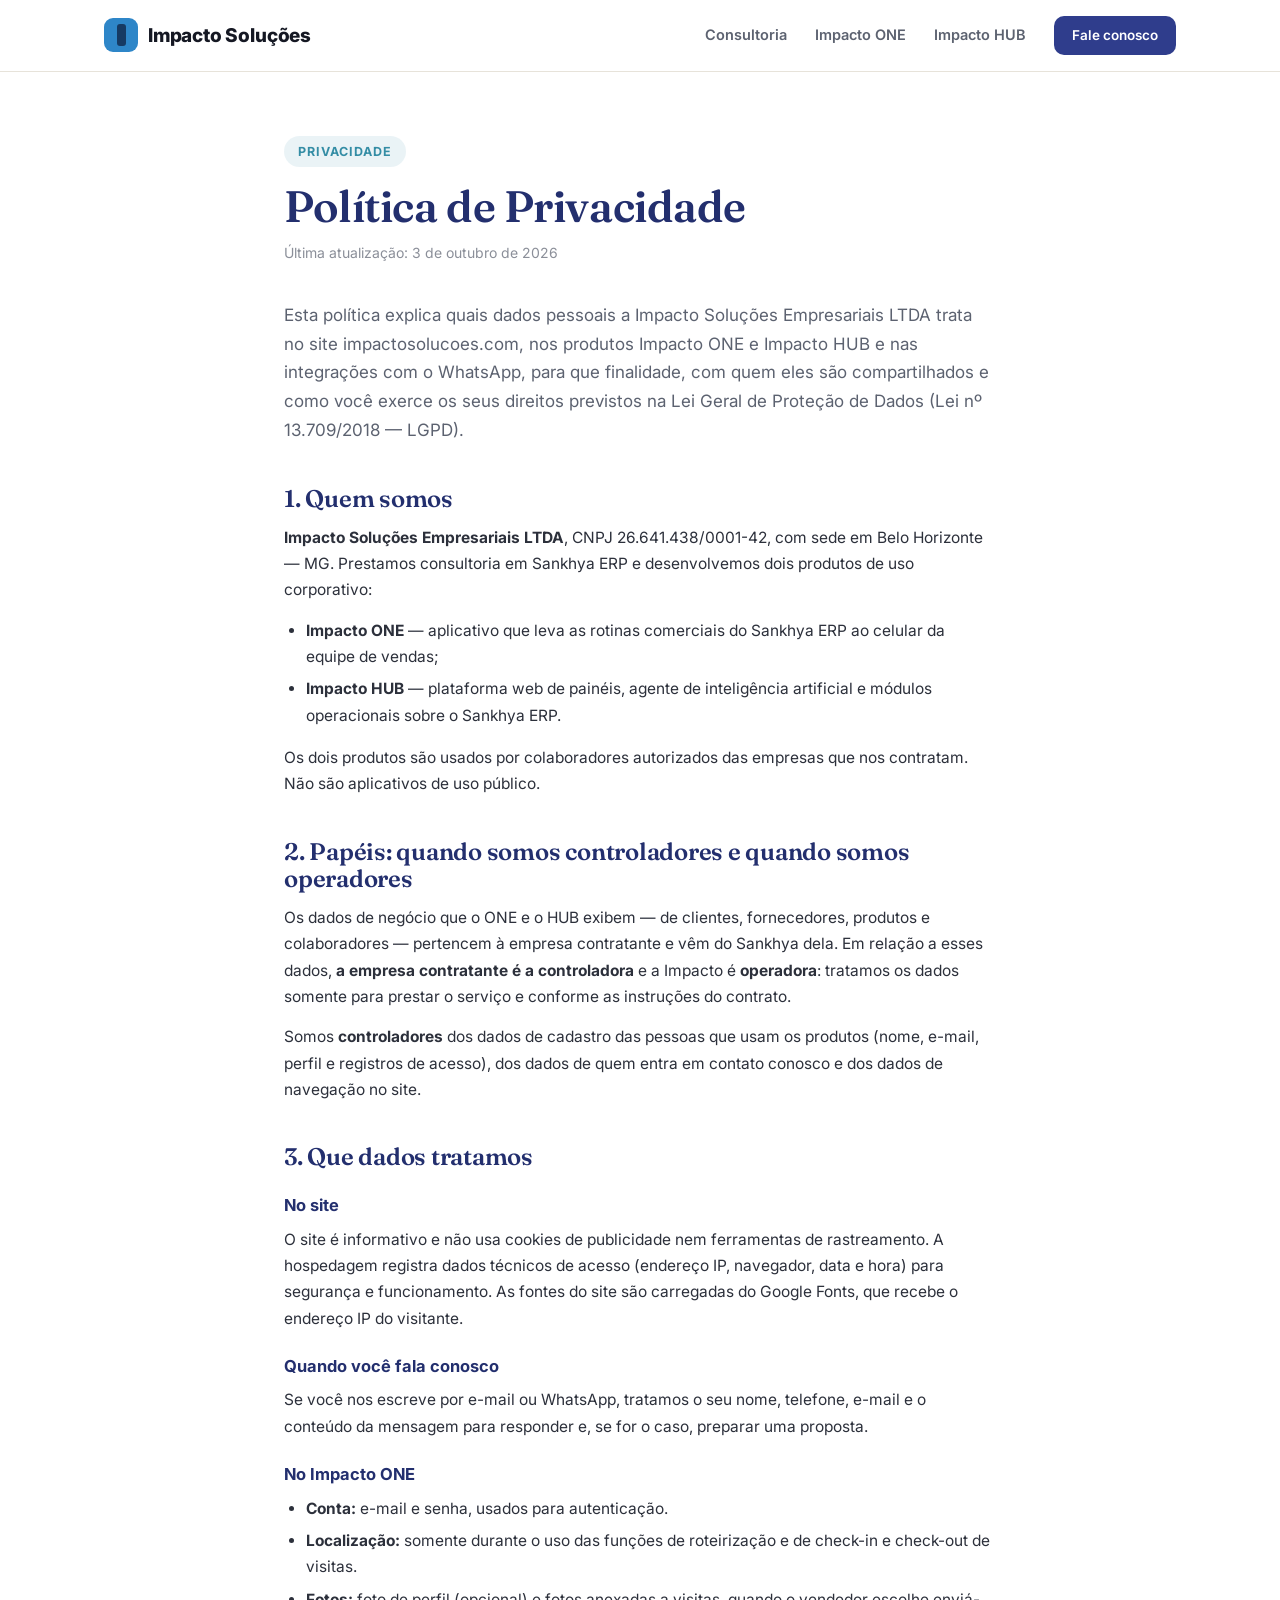
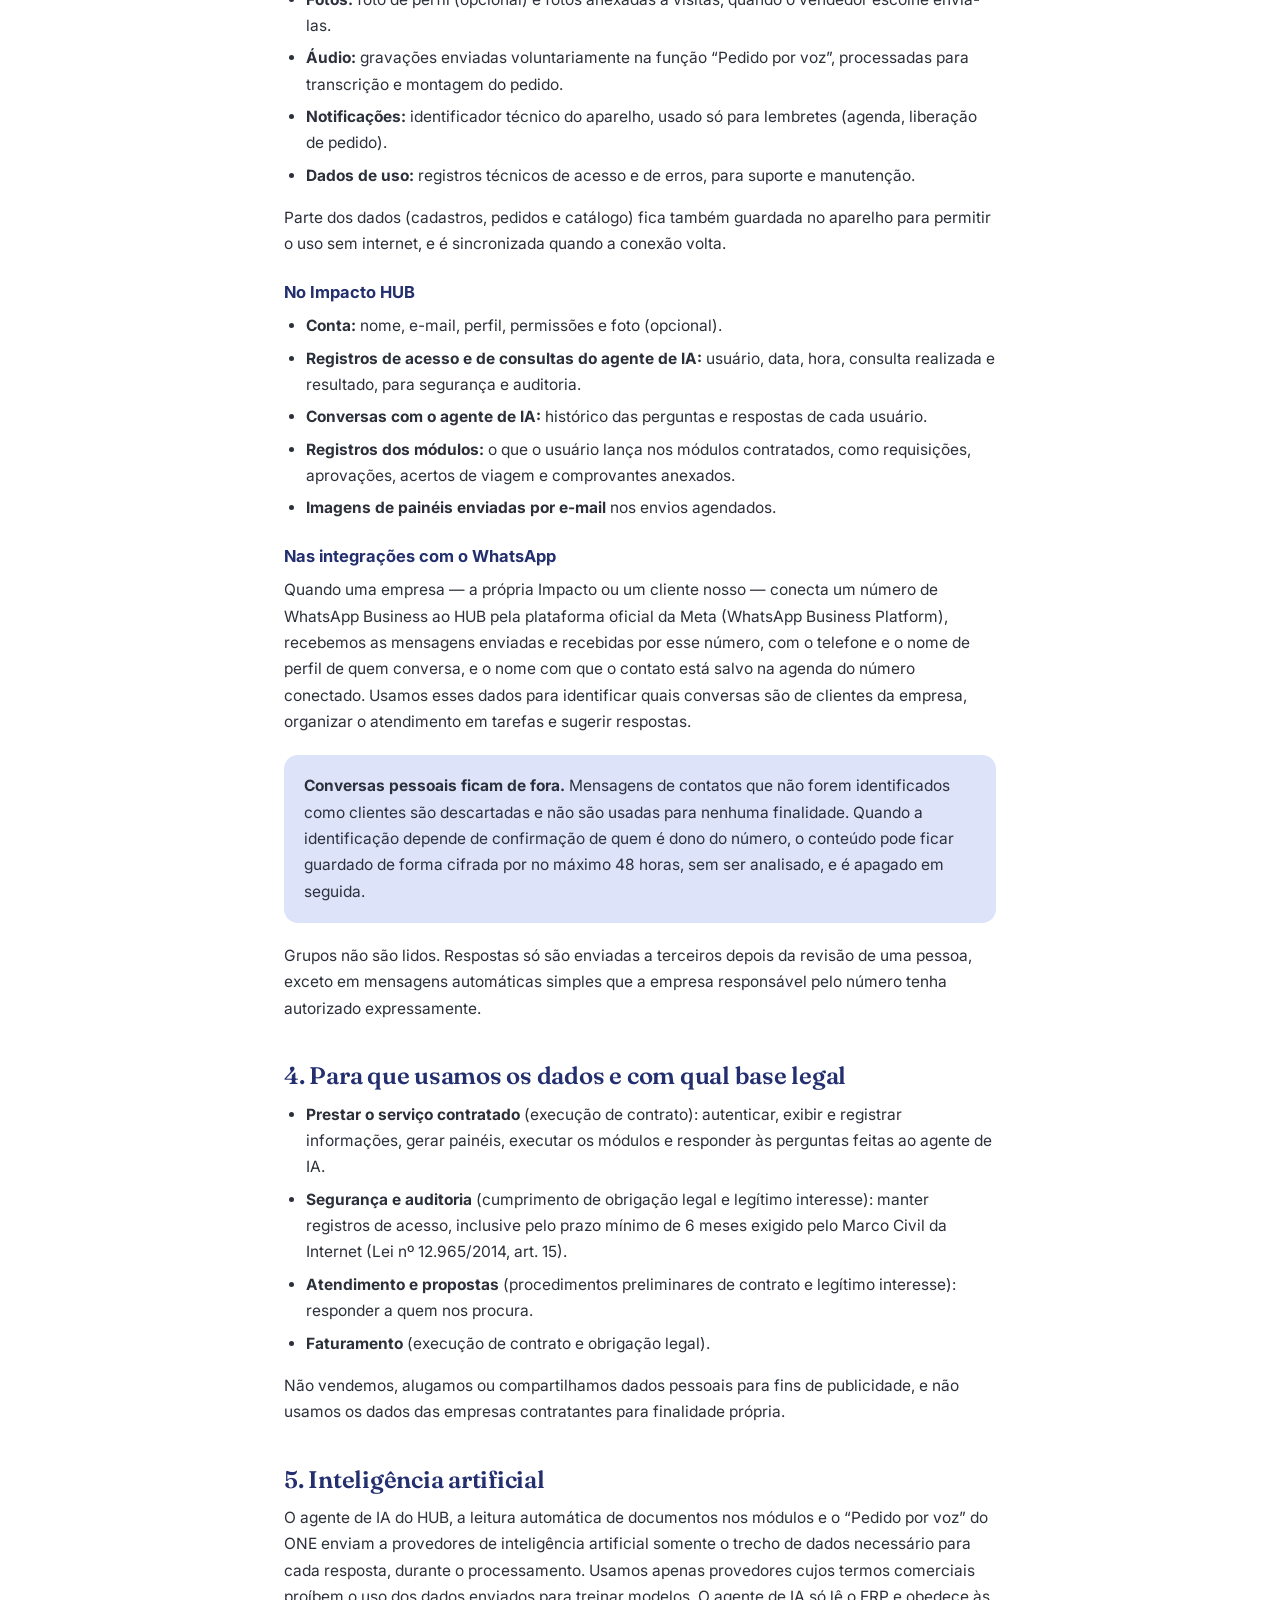
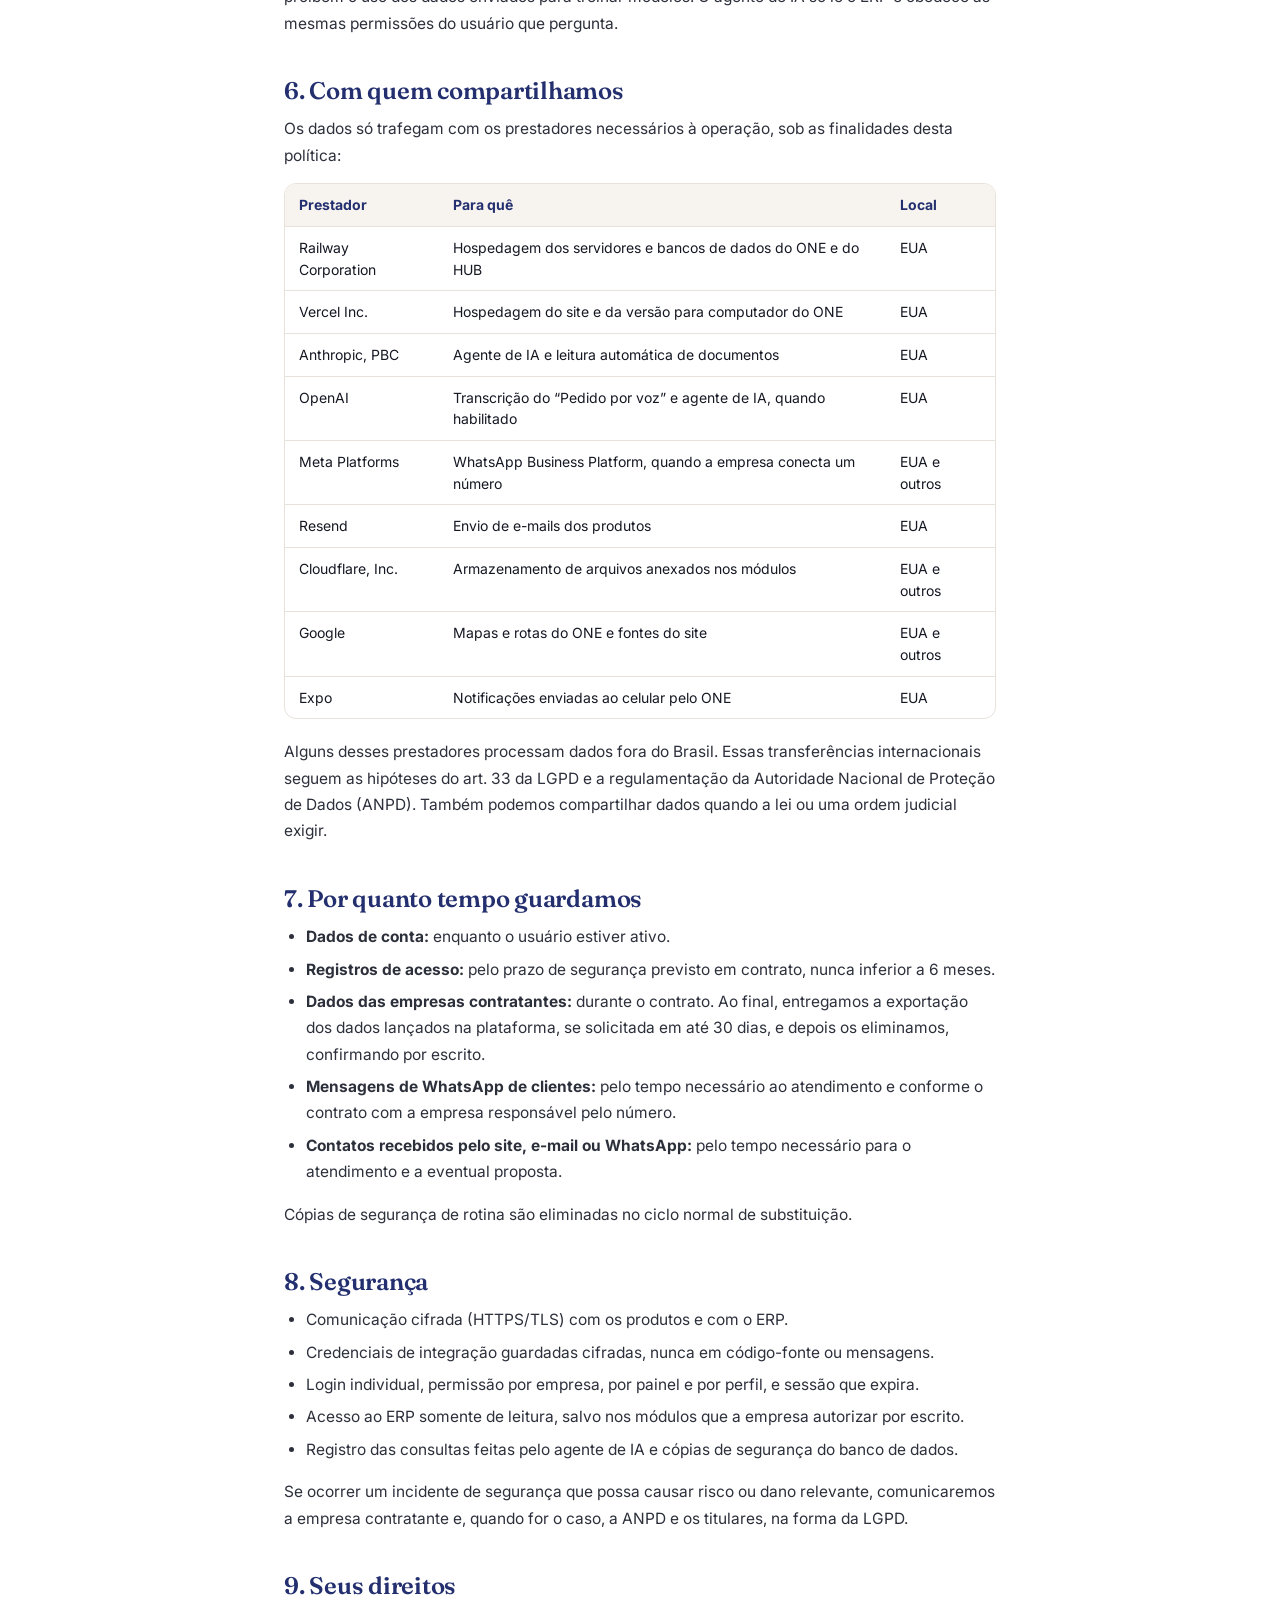
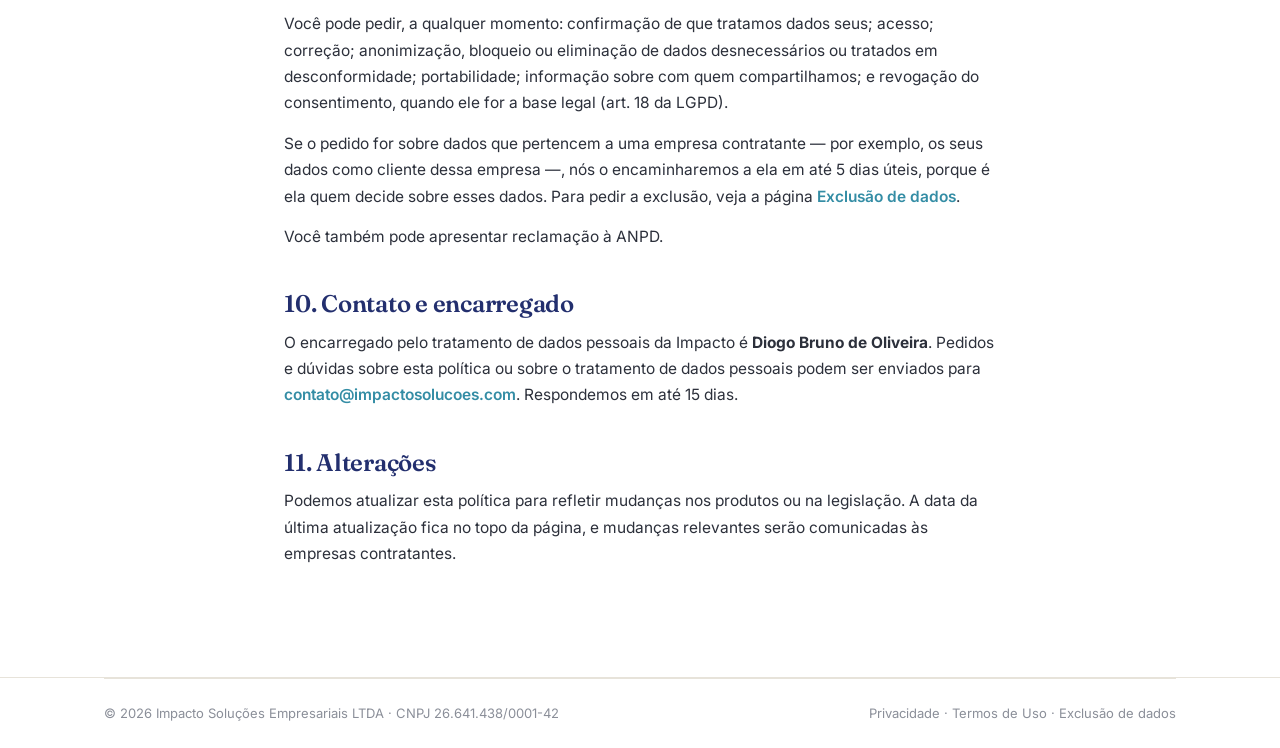
<file: privacidade.html>
<!doctype html>
<html lang="pt-BR">
<head>
<meta charset="UTF-8" />
<meta name="viewport" content="width=device-width, initial-scale=1.0" />
<title>Política de Privacidade — Impacto Soluções</title>
<meta name="description" content="Como a Impacto Soluções Empresariais trata dados pessoais no site, no Impacto ONE, no Impacto HUB e nas integrações com o WhatsApp." />
<link rel="icon" href="data:image/svg+xml,<svg xmlns=%22http://www.w3.org/2000/svg%22 width=%22100%22 height=%22100%22 viewBox=%220 0 100 100%22><rect width=%22100%22 height=%22100%22 rx=%2220%22 fill=%22%232E86C8%22/><rect x=%2238%22 y=%2215%22 width=%2224%22 height=%2270%22 rx=%227%22 fill=%22%23163A63%22/></svg>" />
<link rel="preconnect" href="https://fonts.googleapis.com">
<link rel="preconnect" href="https://fonts.gstatic.com" crossorigin>
<link href="https://fonts.googleapis.com/css2?family=Inter:wght@400;500;600;700;800&family=Fraunces:opsz,wght@9..144,500;9..144,600&display=swap" rel="stylesheet">
<link rel="stylesheet" href="/assets/site.css" />
</head>
<body>

<header>
  <div class="wrap">
    <a href="/" class="logo"><span class="mark"><span class="bar"></span></span>Impacto Soluções</a>
    <nav class="nav-links">
      <a href="/#consultoria">Consultoria</a>
      <a href="/one">Impacto ONE</a>
      <a href="/hub">Impacto HUB</a>
      <a href="/#contato" class="btn">Fale conosco</a>
    </nav>
  </div>
</header>

<main class="doc">
  <span class="eyebrow">Privacidade</span>
  <h1>Política de Privacidade</h1>
  <p class="updated">Última atualização: 3 de outubro de 2026</p>

  <p class="intro">Esta política explica quais dados pessoais a Impacto Soluções Empresariais LTDA trata no site impactosolucoes.com, nos produtos Impacto ONE e Impacto HUB e nas integrações com o WhatsApp, para que finalidade, com quem eles são compartilhados e como você exerce os seus direitos previstos na Lei Geral de Proteção de Dados (Lei nº 13.709/2018 — LGPD).</p>

  <h2>1. Quem somos</h2>
  <p><strong>Impacto Soluções Empresariais LTDA</strong>, CNPJ 26.641.438/0001-42, com sede em Belo Horizonte — MG. Prestamos consultoria em Sankhya ERP e desenvolvemos dois produtos de uso corporativo:</p>
  <ul>
    <li><strong>Impacto ONE</strong> — aplicativo que leva as rotinas comerciais do Sankhya ERP ao celular da equipe de vendas;</li>
    <li><strong>Impacto HUB</strong> — plataforma web de painéis, agente de inteligência artificial e módulos operacionais sobre o Sankhya ERP.</li>
  </ul>
  <p>Os dois produtos são usados por colaboradores autorizados das empresas que nos contratam. Não são aplicativos de uso público.</p>

  <h2>2. Papéis: quando somos controladores e quando somos operadores</h2>
  <p>Os dados de negócio que o ONE e o HUB exibem — de clientes, fornecedores, produtos e colaboradores — pertencem à empresa contratante e vêm do Sankhya dela. Em relação a esses dados, <strong>a empresa contratante é a controladora</strong> e a Impacto é <strong>operadora</strong>: tratamos os dados somente para prestar o serviço e conforme as instruções do contrato.</p>
  <p>Somos <strong>controladores</strong> dos dados de cadastro das pessoas que usam os produtos (nome, e-mail, perfil e registros de acesso), dos dados de quem entra em contato conosco e dos dados de navegação no site.</p>

  <h2>3. Que dados tratamos</h2>

  <h3>No site</h3>
  <p>O site é informativo e não usa cookies de publicidade nem ferramentas de rastreamento. A hospedagem registra dados técnicos de acesso (endereço IP, navegador, data e hora) para segurança e funcionamento. As fontes do site são carregadas do Google Fonts, que recebe o endereço IP do visitante.</p>

  <h3>Quando você fala conosco</h3>
  <p>Se você nos escreve por e-mail ou WhatsApp, tratamos o seu nome, telefone, e-mail e o conteúdo da mensagem para responder e, se for o caso, preparar uma proposta.</p>

  <h3>No Impacto ONE</h3>
  <ul>
    <li><strong>Conta:</strong> e-mail e senha, usados para autenticação.</li>
    <li><strong>Localização:</strong> somente durante o uso das funções de roteirização e de check-in e check-out de visitas.</li>
    <li><strong>Fotos:</strong> foto de perfil (opcional) e fotos anexadas a visitas, quando o vendedor escolhe enviá-las.</li>
    <li><strong>Áudio:</strong> gravações enviadas voluntariamente na função “Pedido por voz”, processadas para transcrição e montagem do pedido.</li>
    <li><strong>Notificações:</strong> identificador técnico do aparelho, usado só para lembretes (agenda, liberação de pedido).</li>
    <li><strong>Dados de uso:</strong> registros técnicos de acesso e de erros, para suporte e manutenção.</li>
  </ul>
  <p>Parte dos dados (cadastros, pedidos e catálogo) fica também guardada no aparelho para permitir o uso sem internet, e é sincronizada quando a conexão volta.</p>

  <h3>No Impacto HUB</h3>
  <ul>
    <li><strong>Conta:</strong> nome, e-mail, perfil, permissões e foto (opcional).</li>
    <li><strong>Registros de acesso e de consultas do agente de IA:</strong> usuário, data, hora, consulta realizada e resultado, para segurança e auditoria.</li>
    <li><strong>Conversas com o agente de IA:</strong> histórico das perguntas e respostas de cada usuário.</li>
    <li><strong>Registros dos módulos:</strong> o que o usuário lança nos módulos contratados, como requisições, aprovações, acertos de viagem e comprovantes anexados.</li>
    <li><strong>Imagens de painéis enviadas por e-mail</strong> nos envios agendados.</li>
  </ul>

  <h3>Nas integrações com o WhatsApp</h3>
  <p>Quando uma empresa — a própria Impacto ou um cliente nosso — conecta um número de WhatsApp Business ao HUB pela plataforma oficial da Meta (WhatsApp Business Platform), recebemos as mensagens enviadas e recebidas por esse número, com o telefone e o nome de perfil de quem conversa, e o nome com que o contato está salvo na agenda do número conectado. Usamos esses dados para identificar quais conversas são de clientes da empresa, organizar o atendimento em tarefas e sugerir respostas.</p>
  <div class="callout">
    <p><strong>Conversas pessoais ficam de fora.</strong> Mensagens de contatos que não forem identificados como clientes são descartadas e não são usadas para nenhuma finalidade. Quando a identificação depende de confirmação de quem é dono do número, o conteúdo pode ficar guardado de forma cifrada por no máximo 48 horas, sem ser analisado, e é apagado em seguida.</p>
  </div>
  <p>Grupos não são lidos. Respostas só são enviadas a terceiros depois da revisão de uma pessoa, exceto em mensagens automáticas simples que a empresa responsável pelo número tenha autorizado expressamente.</p>

  <h2>4. Para que usamos os dados e com qual base legal</h2>
  <ul>
    <li><strong>Prestar o serviço contratado</strong> (execução de contrato): autenticar, exibir e registrar informações, gerar painéis, executar os módulos e responder às perguntas feitas ao agente de IA.</li>
    <li><strong>Segurança e auditoria</strong> (cumprimento de obrigação legal e legítimo interesse): manter registros de acesso, inclusive pelo prazo mínimo de 6 meses exigido pelo Marco Civil da Internet (Lei nº 12.965/2014, art. 15).</li>
    <li><strong>Atendimento e propostas</strong> (procedimentos preliminares de contrato e legítimo interesse): responder a quem nos procura.</li>
    <li><strong>Faturamento</strong> (execução de contrato e obrigação legal).</li>
  </ul>
  <p>Não vendemos, alugamos ou compartilhamos dados pessoais para fins de publicidade, e não usamos os dados das empresas contratantes para finalidade própria.</p>

  <h2>5. Inteligência artificial</h2>
  <p>O agente de IA do HUB, a leitura automática de documentos nos módulos e o “Pedido por voz” do ONE enviam a provedores de inteligência artificial somente o trecho de dados necessário para cada resposta, durante o processamento. Usamos apenas provedores cujos termos comerciais proíbem o uso dos dados enviados para treinar modelos. O agente de IA só lê o ERP e obedece às mesmas permissões do usuário que pergunta.</p>

  <h2>6. Com quem compartilhamos</h2>
  <p>Os dados só trafegam com os prestadores necessários à operação, sob as finalidades desta política:</p>
  <div class="table-wrap">
    <table>
      <thead><tr><th>Prestador</th><th>Para quê</th><th>Local</th></tr></thead>
      <tbody>
        <tr><td>Railway Corporation</td><td>Hospedagem dos servidores e bancos de dados do ONE e do HUB</td><td>EUA</td></tr>
        <tr><td>Vercel Inc.</td><td>Hospedagem do site e da versão para computador do ONE</td><td>EUA</td></tr>
        <tr><td>Anthropic, PBC</td><td>Agente de IA e leitura automática de documentos</td><td>EUA</td></tr>
        <tr><td>OpenAI</td><td>Transcrição do “Pedido por voz” e agente de IA, quando habilitado</td><td>EUA</td></tr>
        <tr><td>Meta Platforms</td><td>WhatsApp Business Platform, quando a empresa conecta um número</td><td>EUA e outros</td></tr>
        <tr><td>Resend</td><td>Envio de e-mails dos produtos</td><td>EUA</td></tr>
        <tr><td>Cloudflare, Inc.</td><td>Armazenamento de arquivos anexados nos módulos</td><td>EUA e outros</td></tr>
        <tr><td>Google</td><td>Mapas e rotas do ONE e fontes do site</td><td>EUA e outros</td></tr>
        <tr><td>Expo</td><td>Notificações enviadas ao celular pelo ONE</td><td>EUA</td></tr>
      </tbody>
    </table>
  </div>
  <p>Alguns desses prestadores processam dados fora do Brasil. Essas transferências internacionais seguem as hipóteses do art. 33 da LGPD e a regulamentação da Autoridade Nacional de Proteção de Dados (ANPD). Também podemos compartilhar dados quando a lei ou uma ordem judicial exigir.</p>

  <h2>7. Por quanto tempo guardamos</h2>
  <ul>
    <li><strong>Dados de conta:</strong> enquanto o usuário estiver ativo.</li>
    <li><strong>Registros de acesso:</strong> pelo prazo de segurança previsto em contrato, nunca inferior a 6 meses.</li>
    <li><strong>Dados das empresas contratantes:</strong> durante o contrato. Ao final, entregamos a exportação dos dados lançados na plataforma, se solicitada em até 30 dias, e depois os eliminamos, confirmando por escrito.</li>
    <li><strong>Mensagens de WhatsApp de clientes:</strong> pelo tempo necessário ao atendimento e conforme o contrato com a empresa responsável pelo número.</li>
    <li><strong>Contatos recebidos pelo site, e-mail ou WhatsApp:</strong> pelo tempo necessário para o atendimento e a eventual proposta.</li>
  </ul>
  <p>Cópias de segurança de rotina são eliminadas no ciclo normal de substituição.</p>

  <h2>8. Segurança</h2>
  <ul>
    <li>Comunicação cifrada (HTTPS/TLS) com os produtos e com o ERP.</li>
    <li>Credenciais de integração guardadas cifradas, nunca em código-fonte ou mensagens.</li>
    <li>Login individual, permissão por empresa, por painel e por perfil, e sessão que expira.</li>
    <li>Acesso ao ERP somente de leitura, salvo nos módulos que a empresa autorizar por escrito.</li>
    <li>Registro das consultas feitas pelo agente de IA e cópias de segurança do banco de dados.</li>
  </ul>
  <p>Se ocorrer um incidente de segurança que possa causar risco ou dano relevante, comunicaremos a empresa contratante e, quando for o caso, a ANPD e os titulares, na forma da LGPD.</p>

  <h2>9. Seus direitos</h2>
  <p>Você pode pedir, a qualquer momento: confirmação de que tratamos dados seus; acesso; correção; anonimização, bloqueio ou eliminação de dados desnecessários ou tratados em desconformidade; portabilidade; informação sobre com quem compartilhamos; e revogação do consentimento, quando ele for a base legal (art. 18 da LGPD).</p>
  <p>Se o pedido for sobre dados que pertencem a uma empresa contratante — por exemplo, os seus dados como cliente dessa empresa —, nós o encaminharemos a ela em até 5 dias úteis, porque é ela quem decide sobre esses dados. Para pedir a exclusão, veja a página <a href="/exclusao-de-dados">Exclusão de dados</a>.</p>
  <p>Você também pode apresentar reclamação à ANPD.</p>

  <h2>10. Contato e encarregado</h2>
  <p>O encarregado pelo tratamento de dados pessoais da Impacto é <strong>Diogo Bruno de Oliveira</strong>. Pedidos e dúvidas sobre esta política ou sobre o tratamento de dados pessoais podem ser enviados para <a href="mailto:contato@impactosolucoes.com?subject=Privacidade">contato@impactosolucoes.com</a>. Respondemos em até 15 dias.</p>

  <h2>11. Alterações</h2>
  <p>Podemos atualizar esta política para refletir mudanças nos produtos ou na legislação. A data da última atualização fica no topo da página, e mudanças relevantes serão comunicadas às empresas contratantes.</p>
</main>

<footer>
  <div class="wrap">
    <div class="foot-bottom">
      <p>© 2026 Impacto Soluções Empresariais LTDA · CNPJ 26.641.438/0001-42</p>
      <p><a href="/privacidade">Privacidade</a> · <a href="/termos">Termos de Uso</a> · <a href="/exclusao-de-dados">Exclusão de dados</a></p>
    </div>
  </div>
</footer>

</body>
</html>
</file>
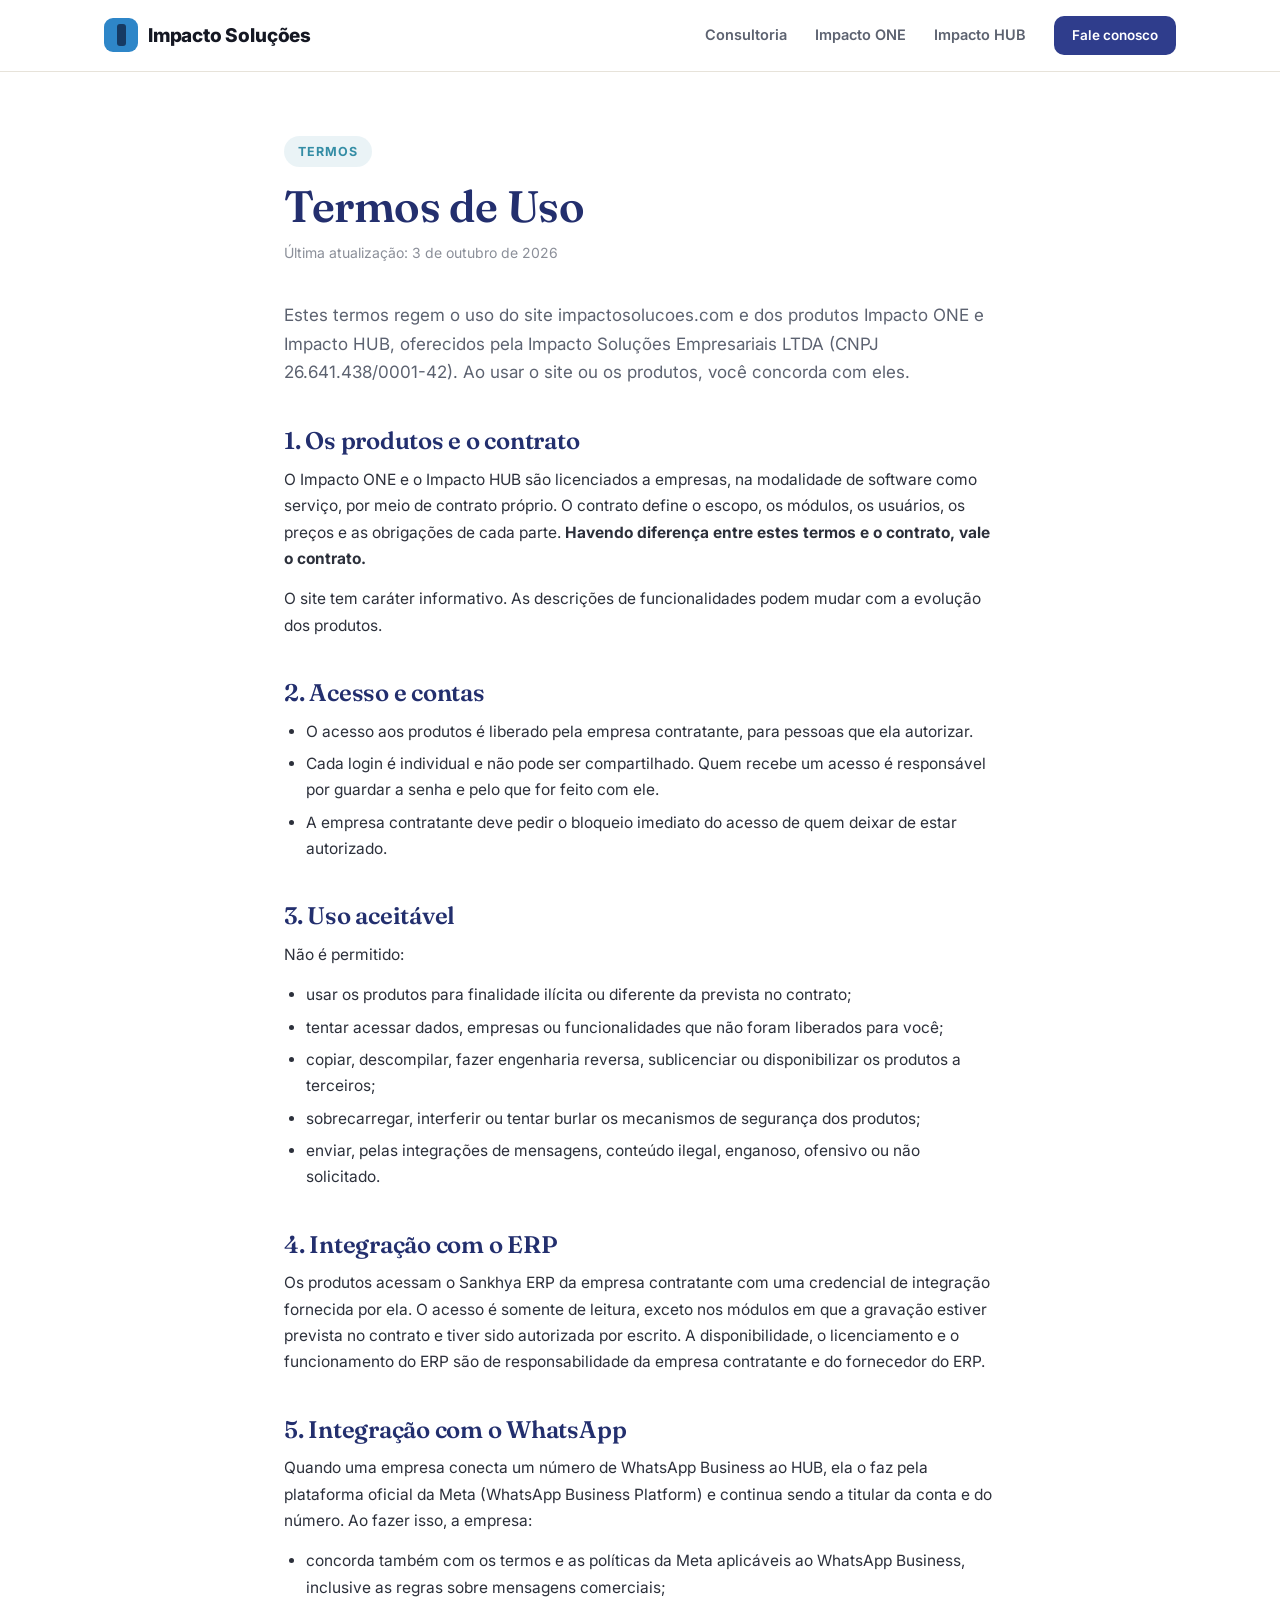
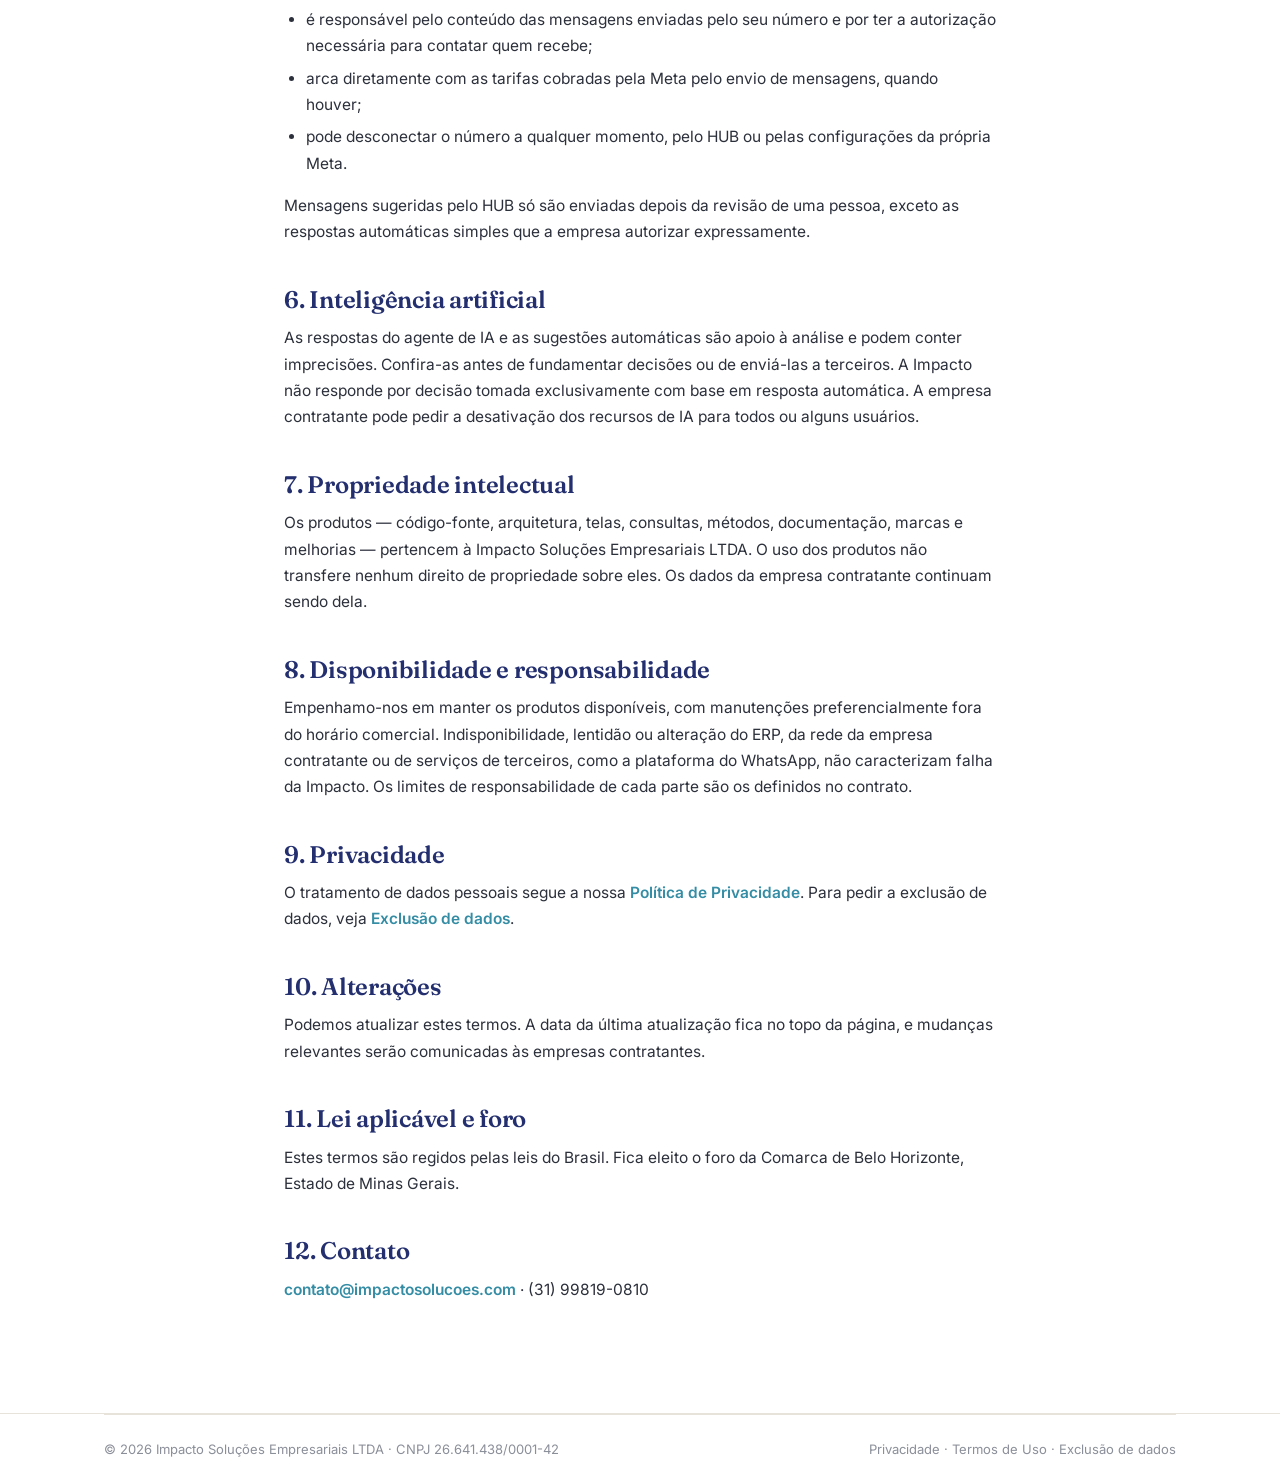
<file: termos.html>
<!doctype html>
<html lang="pt-BR">
<head>
<meta charset="UTF-8" />
<meta name="viewport" content="width=device-width, initial-scale=1.0" />
<title>Termos de Uso — Impacto Soluções</title>
<meta name="description" content="Termos de uso do site impactosolucoes.com e dos produtos Impacto ONE e Impacto HUB." />
<link rel="icon" href="data:image/svg+xml,<svg xmlns=%22http://www.w3.org/2000/svg%22 width=%22100%22 height=%22100%22 viewBox=%220 0 100 100%22><rect width=%22100%22 height=%22100%22 rx=%2220%22 fill=%22%232E86C8%22/><rect x=%2238%22 y=%2215%22 width=%2224%22 height=%2270%22 rx=%227%22 fill=%22%23163A63%22/></svg>" />
<link rel="preconnect" href="https://fonts.googleapis.com">
<link rel="preconnect" href="https://fonts.gstatic.com" crossorigin>
<link href="https://fonts.googleapis.com/css2?family=Inter:wght@400;500;600;700;800&family=Fraunces:opsz,wght@9..144,500;9..144,600&display=swap" rel="stylesheet">
<link rel="stylesheet" href="/assets/site.css" />
</head>
<body>

<header>
  <div class="wrap">
    <a href="/" class="logo"><span class="mark"><span class="bar"></span></span>Impacto Soluções</a>
    <nav class="nav-links">
      <a href="/#consultoria">Consultoria</a>
      <a href="/one">Impacto ONE</a>
      <a href="/hub">Impacto HUB</a>
      <a href="/#contato" class="btn">Fale conosco</a>
    </nav>
  </div>
</header>

<main class="doc">
  <span class="eyebrow">Termos</span>
  <h1>Termos de Uso</h1>
  <p class="updated">Última atualização: 3 de outubro de 2026</p>

  <p class="intro">Estes termos regem o uso do site impactosolucoes.com e dos produtos Impacto ONE e Impacto HUB, oferecidos pela Impacto Soluções Empresariais LTDA (CNPJ 26.641.438/0001-42). Ao usar o site ou os produtos, você concorda com eles.</p>

  <h2>1. Os produtos e o contrato</h2>
  <p>O Impacto ONE e o Impacto HUB são licenciados a empresas, na modalidade de software como serviço, por meio de contrato próprio. O contrato define o escopo, os módulos, os usuários, os preços e as obrigações de cada parte. <strong>Havendo diferença entre estes termos e o contrato, vale o contrato.</strong></p>
  <p>O site tem caráter informativo. As descrições de funcionalidades podem mudar com a evolução dos produtos.</p>

  <h2>2. Acesso e contas</h2>
  <ul>
    <li>O acesso aos produtos é liberado pela empresa contratante, para pessoas que ela autorizar.</li>
    <li>Cada login é individual e não pode ser compartilhado. Quem recebe um acesso é responsável por guardar a senha e pelo que for feito com ele.</li>
    <li>A empresa contratante deve pedir o bloqueio imediato do acesso de quem deixar de estar autorizado.</li>
  </ul>

  <h2>3. Uso aceitável</h2>
  <p>Não é permitido:</p>
  <ul>
    <li>usar os produtos para finalidade ilícita ou diferente da prevista no contrato;</li>
    <li>tentar acessar dados, empresas ou funcionalidades que não foram liberados para você;</li>
    <li>copiar, descompilar, fazer engenharia reversa, sublicenciar ou disponibilizar os produtos a terceiros;</li>
    <li>sobrecarregar, interferir ou tentar burlar os mecanismos de segurança dos produtos;</li>
    <li>enviar, pelas integrações de mensagens, conteúdo ilegal, enganoso, ofensivo ou não solicitado.</li>
  </ul>

  <h2>4. Integração com o ERP</h2>
  <p>Os produtos acessam o Sankhya ERP da empresa contratante com uma credencial de integração fornecida por ela. O acesso é somente de leitura, exceto nos módulos em que a gravação estiver prevista no contrato e tiver sido autorizada por escrito. A disponibilidade, o licenciamento e o funcionamento do ERP são de responsabilidade da empresa contratante e do fornecedor do ERP.</p>

  <h2>5. Integração com o WhatsApp</h2>
  <p>Quando uma empresa conecta um número de WhatsApp Business ao HUB, ela o faz pela plataforma oficial da Meta (WhatsApp Business Platform) e continua sendo a titular da conta e do número. Ao fazer isso, a empresa:</p>
  <ul>
    <li>concorda também com os termos e as políticas da Meta aplicáveis ao WhatsApp Business, inclusive as regras sobre mensagens comerciais;</li>
    <li>é responsável pelo conteúdo das mensagens enviadas pelo seu número e por ter a autorização necessária para contatar quem recebe;</li>
    <li>arca diretamente com as tarifas cobradas pela Meta pelo envio de mensagens, quando houver;</li>
    <li>pode desconectar o número a qualquer momento, pelo HUB ou pelas configurações da própria Meta.</li>
  </ul>
  <p>Mensagens sugeridas pelo HUB só são enviadas depois da revisão de uma pessoa, exceto as respostas automáticas simples que a empresa autorizar expressamente.</p>

  <h2>6. Inteligência artificial</h2>
  <p>As respostas do agente de IA e as sugestões automáticas são apoio à análise e podem conter imprecisões. Confira-as antes de fundamentar decisões ou de enviá-las a terceiros. A Impacto não responde por decisão tomada exclusivamente com base em resposta automática. A empresa contratante pode pedir a desativação dos recursos de IA para todos ou alguns usuários.</p>

  <h2>7. Propriedade intelectual</h2>
  <p>Os produtos — código-fonte, arquitetura, telas, consultas, métodos, documentação, marcas e melhorias — pertencem à Impacto Soluções Empresariais LTDA. O uso dos produtos não transfere nenhum direito de propriedade sobre eles. Os dados da empresa contratante continuam sendo dela.</p>

  <h2>8. Disponibilidade e responsabilidade</h2>
  <p>Empenhamo-nos em manter os produtos disponíveis, com manutenções preferencialmente fora do horário comercial. Indisponibilidade, lentidão ou alteração do ERP, da rede da empresa contratante ou de serviços de terceiros, como a plataforma do WhatsApp, não caracterizam falha da Impacto. Os limites de responsabilidade de cada parte são os definidos no contrato.</p>

  <h2>9. Privacidade</h2>
  <p>O tratamento de dados pessoais segue a nossa <a href="/privacidade">Política de Privacidade</a>. Para pedir a exclusão de dados, veja <a href="/exclusao-de-dados">Exclusão de dados</a>.</p>

  <h2>10. Alterações</h2>
  <p>Podemos atualizar estes termos. A data da última atualização fica no topo da página, e mudanças relevantes serão comunicadas às empresas contratantes.</p>

  <h2>11. Lei aplicável e foro</h2>
  <p>Estes termos são regidos pelas leis do Brasil. Fica eleito o foro da Comarca de Belo Horizonte, Estado de Minas Gerais.</p>

  <h2>12. Contato</h2>
  <p><a href="mailto:contato@impactosolucoes.com">contato@impactosolucoes.com</a> · (31) 99819-0810</p>
</main>

<footer>
  <div class="wrap">
    <div class="foot-bottom">
      <p>© 2026 Impacto Soluções Empresariais LTDA · CNPJ 26.641.438/0001-42</p>
      <p><a href="/privacidade">Privacidade</a> · <a href="/termos">Termos de Uso</a> · <a href="/exclusao-de-dados">Exclusão de dados</a></p>
    </div>
  </div>
</footer>

</body>
</html>
</file>
<file: assets/site.css>
/* Estilo comum às páginas do site institucional da Impacto.
   Paleta e tipografia são as mesmas desde o primeiro site (ONE): navy/teal,
   Fraunces nos títulos e Inter no texto. */
:root{
  --navy:#2F3D8C;
  --navy-dark:#232f6e;
  --teal:#348DA5;
  --light-blue:#7BC4EA;
  --brand-blue:#2E86C8;
  --brand-navy:#163A63;
  --cream:#F7F4EF;
  --callout:#DDE4FA;
  --text:#151823;
  --gray:#5C6270;
  --gray-light:#8B8F99;
  --white:#FFFFFF;
  --border:#E7E3DA;
  --green:#3F9E63;
  --whats:#1FA855;
}
*{box-sizing:border-box;margin:0;padding:0;}
html{scroll-behavior:smooth;}
body{
  font-family:'Inter',-apple-system,BlinkMacSystemFont,sans-serif;
  color:var(--text);
  background:var(--white);
  line-height:1.55;
  -webkit-font-smoothing:antialiased;
}
img{max-width:100%;display:block;}
a{color:inherit;text-decoration:none;}
.wrap{max-width:1120px;margin:0 auto;padding:0 24px;}
section{padding:96px 0;}
@media (max-width:720px){ section{padding:64px 0;} .wrap{padding:0 16px;} }

/* Cabeçalho */
header{
  position:sticky;top:0;z-index:50;
  background:rgba(255,255,255,0.92);
  backdrop-filter:blur(10px);
  border-bottom:1px solid var(--border);
}
header .wrap{display:flex;align-items:center;justify-content:space-between;padding-top:16px;padding-bottom:16px;gap:16px;}
.logo{display:flex;align-items:center;gap:10px;font-weight:800;font-size:19px;letter-spacing:-0.01em;white-space:nowrap;}
.logo .mark{
  width:34px;height:34px;border-radius:9px;flex:none;
  background:var(--brand-blue);
  display:flex;align-items:center;justify-content:center;
}
.logo .mark .bar{width:9px;height:22px;border-radius:3px;background:var(--brand-navy);}
.nav-links{display:flex;align-items:center;gap:28px;}
.nav-links a{font-size:14.5px;font-weight:600;color:var(--gray);transition:color .15s;}
.nav-links a:hover,.nav-links a[aria-current="page"]{color:var(--navy);}
.nav-links a.btn{color:white;}
@media (max-width:820px){ .nav-links a:not(.btn){display:none;} }

.btn{
  display:inline-flex;align-items:center;gap:8px;
  padding:11px 22px;border-radius:10px;
  font-weight:700;font-size:14.5px;
  background:var(--navy);color:white;
  transition:transform .15s, background .15s;
  border:none;cursor:pointer;white-space:nowrap;
}
.btn:hover{background:var(--navy-dark);transform:translateY(-1px);}
.btn.ghost{background:transparent;color:var(--navy);border:1.5px solid var(--navy);}
.btn.ghost:hover{background:var(--navy);color:white;}
.btn.whats{background:var(--whats);}
.btn.whats:hover{background:#178a45;}
.nav-links .btn{padding:9px 18px;font-size:13.5px;}

/* Hero */
.hero{
  padding:100px 0 80px;
  background:
    radial-gradient(1100px 500px at 85% -10%, rgba(123,196,234,0.28), transparent 60%),
    radial-gradient(900px 500px at -10% 10%, rgba(47,61,140,0.06), transparent 55%);
}
.hero-grid{display:grid;grid-template-columns:1.05fr 0.95fr;gap:64px;align-items:center;}
@media (max-width:900px){ .hero-grid{grid-template-columns:1fr;gap:48px;} .hero{padding:64px 0 56px;} }
.eyebrow{
  display:inline-flex;align-items:center;gap:8px;
  font-size:12.5px;font-weight:700;letter-spacing:.08em;text-transform:uppercase;
  color:var(--teal);background:rgba(52,141,165,0.1);
  padding:6px 14px;border-radius:999px;margin-bottom:22px;
}
h1{
  font-family:'Fraunces',Georgia,serif;
  font-weight:600;
  font-size:clamp(34px,5vw,54px);
  line-height:1.08;letter-spacing:-0.01em;
  color:var(--navy-dark);
  margin-bottom:22px;
}
h1 em{font-style:italic;color:var(--teal);}
.hero p.lead{font-size:18px;color:var(--gray);max-width:540px;margin-bottom:34px;}
.hero-actions{display:flex;gap:14px;flex-wrap:wrap;}

.phone-stack{position:relative;display:flex;justify-content:center;}
.phone-stack img{
  width:78%;border-radius:26px;box-shadow:0 30px 70px -20px rgba(35,47,110,0.35), 0 0 0 8px white;
}
.phone-stack img.back{
  position:absolute;right:0;top:34px;width:60%;opacity:.92;filter:saturate(.9);
  box-shadow:0 30px 70px -25px rgba(35,47,110,0.3), 0 0 0 8px white;
}
.phone-stack img.front{position:relative;z-index:2;}

/* Faixa de garantias */
.trust{border-top:1px solid var(--border);border-bottom:1px solid var(--border);background:var(--cream);}
.trust .wrap{padding:26px 24px;display:flex;flex-wrap:wrap;gap:14px 40px;align-items:center;justify-content:center;}
.trust span{font-size:13.5px;font-weight:600;color:var(--gray);display:flex;align-items:center;gap:8px;}
.trust span::before{content:"";width:6px;height:6px;border-radius:999px;background:var(--green);}

/* Títulos de seção */
.section-head{max-width:660px;margin-bottom:52px;}
.section-head .eyebrow{margin-bottom:16px;}
h2{
  font-family:'Fraunces',Georgia,serif;font-weight:600;
  font-size:clamp(28px,3.4vw,38px);color:var(--navy-dark);
  letter-spacing:-0.01em;margin-bottom:14px;line-height:1.15;
}
.section-head p{color:var(--gray);font-size:16.5px;}

/* Três frentes (página inicial) */
.pillars{display:grid;grid-template-columns:repeat(3,1fr);gap:24px;}
@media (max-width:900px){ .pillars{grid-template-columns:1fr;} }
.pillar{
  border:1px solid var(--border);border-radius:18px;padding:32px 28px;background:white;
  display:flex;flex-direction:column;gap:14px;transition:box-shadow .2s, transform .2s;
}
.pillar:hover{box-shadow:0 24px 50px -28px rgba(35,47,110,.35);transform:translateY(-2px);}
.pillar .tag{font-size:12px;font-weight:800;letter-spacing:.08em;text-transform:uppercase;color:var(--teal);}
.pillar h3{font-family:'Fraunces',Georgia,serif;font-size:26px;font-weight:600;color:var(--navy-dark);line-height:1.15;}
.pillar p{color:var(--gray);font-size:15px;}
.pillar ul{list-style:none;display:flex;flex-direction:column;gap:8px;margin-top:4px;}
.pillar li{font-size:14.5px;color:var(--text);display:flex;gap:10px;}
.pillar li::before{content:"";flex:none;width:6px;height:6px;border-radius:999px;background:var(--teal);margin-top:9px;}
.pillar .more{margin-top:auto;padding-top:10px;font-weight:700;font-size:14.5px;color:var(--navy);}
.pillar .more::after{content:" →";}

/* Grade de módulos */
.modules{display:grid;grid-template-columns:repeat(3,1fr);gap:1px;background:var(--border);border:1px solid var(--border);border-radius:16px;overflow:hidden;}
@media (max-width:860px){ .modules{grid-template-columns:repeat(2,1fr);} }
@media (max-width:560px){ .modules{grid-template-columns:1fr;} }
.module{background:white;padding:32px 28px;}
.module .num{font-size:12.5px;font-weight:800;color:var(--teal);letter-spacing:.06em;margin-bottom:14px;display:block;}
.module h3{font-size:17px;font-weight:700;margin-bottom:10px;color:var(--navy-dark);}
.module p{font-size:14.5px;color:var(--gray);}

/* Seção escura de diferenciais */
.dif-section{background:var(--navy-dark);color:white;}
.dif-section .eyebrow{background:rgba(123,196,234,.18);color:var(--light-blue);}
.dif-section h2{color:white;}
.dif-section .section-head p{color:rgba(255,255,255,0.7);}
.dif-grid{display:grid;grid-template-columns:repeat(2,1fr);gap:28px 40px;}
@media (max-width:720px){ .dif-grid{grid-template-columns:1fr;} }
.dif-item{display:flex;gap:16px;}
.dif-item .ic{
  flex:none;width:40px;height:40px;border-radius:11px;
  background:rgba(123,196,234,.16);
  display:flex;align-items:center;justify-content:center;
  color:var(--light-blue);font-weight:800;font-family:'Fraunces',serif;
}
.dif-item h4{font-size:16px;font-weight:700;margin-bottom:6px;}
.dif-item p{font-size:14.5px;color:rgba(255,255,255,0.65);}

/* Duas colunas texto + lista */
.split{display:grid;grid-template-columns:1fr 1fr;gap:56px;align-items:start;}
@media (max-width:860px){ .split{grid-template-columns:1fr;gap:32px;} }
.checklist{list-style:none;display:flex;flex-direction:column;gap:18px;}
.checklist li{display:flex;gap:14px;}
.checklist li b{display:block;color:var(--navy-dark);font-size:16px;margin-bottom:2px;}
.checklist li span{color:var(--gray);font-size:14.5px;}
.checklist li::before{
  content:"✓";flex:none;width:26px;height:26px;border-radius:8px;background:rgba(52,141,165,.12);
  color:var(--teal);font-weight:800;display:flex;align-items:center;justify-content:center;font-size:14px;margin-top:1px;
}

/* Janela ilustrativa do HUB (desenhada em CSS, sem dado de cliente) */
.hub-window{
  background:white;border-radius:18px;overflow:hidden;
  box-shadow:0 30px 70px -20px rgba(35,47,110,0.35), 0 0 0 1px rgba(35,47,110,.08);
  font-size:13px;
}
.hw-bar{display:flex;align-items:center;gap:7px;padding:12px 16px;background:#F3F4F8;border-bottom:1px solid #E6E8EF;}
.hw-bar i{width:10px;height:10px;border-radius:50%;background:#D5D8E1;display:block;}
.hw-bar b{margin-left:10px;font-size:12.5px;color:var(--gray);font-weight:600;}
.hw-body{padding:18px;display:grid;gap:14px;}
.hw-kpis{display:grid;grid-template-columns:repeat(3,1fr);gap:10px;}
@media (max-width:420px){ .hw-kpis{gap:6px;} .hw-kpis div{padding:8px;} .hw-kpis strong{font-size:13px;white-space:nowrap;} .hw-kpis small{font-size:10px;} }
.hw-kpis div{border:1px solid #ECEEF3;border-radius:12px;padding:10px 12px;}
.hw-kpis small{display:block;color:var(--gray-light);font-size:11px;font-weight:600;}
.hw-kpis strong{display:block;font-size:17px;color:var(--navy-dark);margin:2px 0;}
.hw-kpis em{font-style:normal;font-size:11px;font-weight:700;color:var(--green);}
.hw-kpis em.down{color:#C0533A;}
.hw-chart{border:1px solid #ECEEF3;border-radius:12px;padding:12px 12px 8px;}
.hw-chart small{color:var(--gray-light);font-size:11px;font-weight:600;}
.hw-bars{display:flex;align-items:flex-end;gap:7px;height:92px;margin-top:8px;}
.hw-bars span{flex:1;border-radius:5px 5px 2px 2px;background:linear-gradient(180deg,var(--brand-blue),#5AA3D8);}
.hw-bars span.prev{background:#DCE3F2;}
.hw-chat{display:flex;flex-direction:column;gap:8px;}
.hw-chat p{max-width:88%;padding:9px 12px;border-radius:12px;line-height:1.4;}
.hw-chat .q{align-self:flex-end;background:var(--navy);color:white;border-bottom-right-radius:4px;}
.hw-chat .a{align-self:flex-start;background:#F1F4FA;color:var(--text);border-bottom-left-radius:4px;}
.hw-chat .a b{color:var(--navy-dark);}
.hw-seal{display:inline-flex;align-items:center;gap:6px;font-size:10.5px;font-weight:700;color:var(--green);margin-top:4px;}
.hw-seal::before{content:"";width:7px;height:7px;border-radius:50%;background:var(--green);}

/* Composição da página inicial: celular + janela do HUB.
   O celular tem largura em px (não em %): em % ele crescia com a coluna e,
   numa coluna só, ficava mais alto que a composição e cobria o texto. */
.combo{position:relative;min-height:470px;}
.combo .hub-window{width:86%;margin-top:20px;}
.combo .phone{
  position:absolute;right:0;top:70px;width:190px;border-radius:22px;
  box-shadow:0 30px 60px -20px rgba(35,47,110,0.4), 0 0 0 6px white;
}
@media (max-width:900px){ .combo{min-height:0;padding-bottom:40px;} .combo .hub-window{width:100%;margin-top:0;} .combo .phone{display:none;} }

/* CTA */
.cta{background:var(--cream);}
.cta-box{
  background:linear-gradient(135deg,var(--navy),var(--navy-dark));
  border-radius:24px;padding:64px 56px;color:white;
  display:flex;justify-content:space-between;align-items:center;gap:32px;
  position:relative;overflow:hidden;
}
.cta-box::after{
  content:"";position:absolute;right:-60px;top:-60px;width:260px;height:260px;border-radius:50%;
  background:radial-gradient(circle,rgba(123,196,234,.35),transparent 70%);pointer-events:none;
}
@media (max-width:760px){ .cta-box{flex-direction:column;text-align:center;padding:48px 24px;} }
.cta-box h2{color:white;margin-bottom:10px;}
.cta-box p{color:rgba(255,255,255,0.75);font-size:16px;max-width:460px;}
.cta-actions{display:flex;gap:12px;flex-wrap:wrap;justify-content:center;flex:none;position:relative;z-index:1;}
.cta-box .btn.light{background:white;color:var(--navy-dark);}
.cta-box .btn.light:hover{background:var(--cream);}

/* Rodapé */
footer{background:white;border-top:1px solid var(--border);}
.foot-grid{display:grid;grid-template-columns:1.3fr 1fr 1fr 1fr;gap:40px;padding-top:64px;padding-bottom:56px;}
@media (max-width:860px){ .foot-grid{grid-template-columns:1fr 1fr;gap:36px;} }
@media (max-width:520px){ .foot-grid{grid-template-columns:1fr;} }
.foot-brand .logo{margin-bottom:16px;}
.foot-brand p{color:var(--gray);font-size:14.5px;max-width:300px;}
.foot-col h5{font-size:13px;font-weight:700;text-transform:uppercase;letter-spacing:.06em;color:var(--gray-light);margin-bottom:16px;}
.foot-col a, .foot-col .row{display:block;font-size:14.5px;color:var(--text);margin-bottom:12px;font-weight:500;}
.foot-col a:hover{color:var(--teal);}
.foot-bottom{border-top:1px solid var(--border);padding:24px 0;display:flex;justify-content:space-between;flex-wrap:wrap;gap:12px;}
.foot-bottom p{font-size:13px;color:var(--gray-light);}
.foot-bottom a{color:var(--gray-light);}
.foot-bottom a:hover{color:var(--teal);}

/* Páginas de texto (privacidade, termos, exclusão) */
.doc{max-width:760px;margin:0 auto;padding:64px 24px 96px;}
@media (max-width:720px){ .doc{padding:40px 16px 72px;} }
.doc .eyebrow{margin-bottom:16px;}
.doc h1{font-size:clamp(30px,4.4vw,44px);margin-bottom:10px;}
.doc .updated{color:var(--gray-light);font-size:14px;margin-bottom:36px;}
.doc .intro{font-size:17px;color:var(--gray);margin-bottom:28px;}
.doc h2{font-size:24px;margin:40px 0 12px;}
.doc h3{font-size:16.5px;font-weight:700;color:var(--navy-dark);margin:22px 0 8px;}
.doc p{color:#2C303B;margin-bottom:14px;font-size:15.5px;line-height:1.7;}
.doc ul,.doc ol{margin:0 0 16px 22px;color:#2C303B;font-size:15.5px;line-height:1.7;}
.doc li{margin-bottom:6px;}
.doc a{color:var(--teal);font-weight:600;}
.doc a:hover{text-decoration:underline;}
.doc .callout{background:var(--callout);border-radius:14px;padding:18px 20px;margin:20px 0;}
.doc .callout p:last-child{margin-bottom:0;}
.doc .table-wrap{overflow-x:auto;margin:8px 0 20px;border:1px solid var(--border);border-radius:12px;}
.doc table{border-collapse:collapse;width:100%;font-size:14px;min-width:560px;}
.doc th,.doc td{text-align:left;padding:10px 14px;border-bottom:1px solid var(--border);vertical-align:top;}
.doc th{background:var(--cream);font-weight:700;color:var(--navy-dark);}
.doc tr:last-child td{border-bottom:none;}
.doc .steps{counter-reset:passo;list-style:none;margin-left:0;}
.doc .steps li{counter-increment:passo;position:relative;padding-left:44px;margin-bottom:16px;}
.doc .steps li::before{
  content:counter(passo);position:absolute;left:0;top:1px;width:28px;height:28px;border-radius:8px;
  background:var(--navy);color:white;font-weight:800;font-size:14px;display:flex;align-items:center;justify-content:center;
}

/* Botão flutuante do WhatsApp */
.whats-float{
  position:fixed;right:20px;bottom:20px;z-index:60;width:56px;height:56px;border-radius:50%;
  background:var(--whats);display:flex;align-items:center;justify-content:center;
  box-shadow:0 14px 30px -10px rgba(0,0,0,.35);transition:transform .15s;
}
.whats-float:hover{transform:scale(1.06);}
.whats-float img{width:30px;height:30px;}

::selection{background:var(--callout);}
</file>
